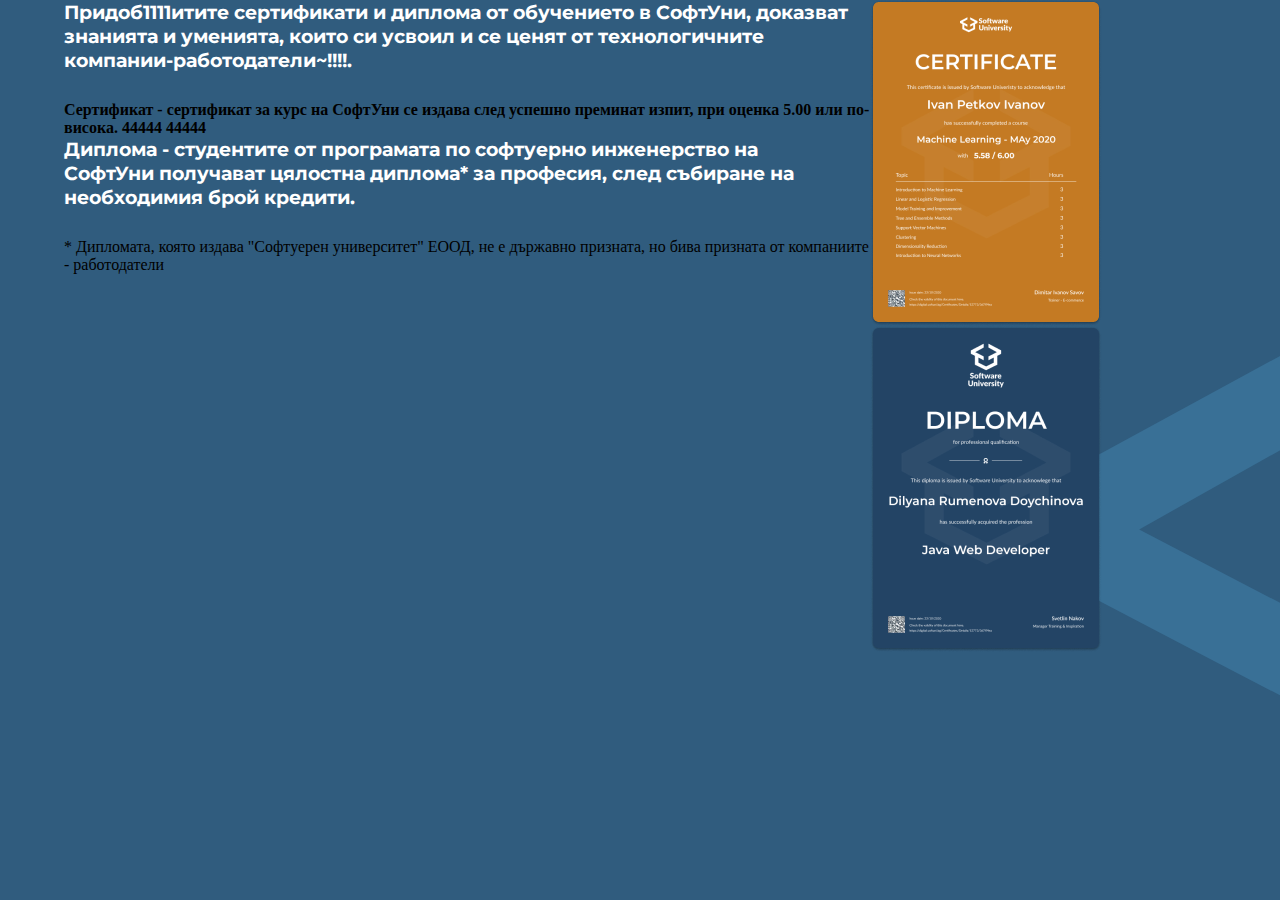
<file: HTML & CSS Exam - 05 July 2020/01. Diploma-and-Certificates/index.html>
<html lang="en">

<head>
    <meta charset="UTF-8">
    <meta name="viewport" content="width=device-width, initial-scale=1.0">
    <link rel="stylesheet" href="styles.css">
    <title>Document</title>
</head>

<body>

    <main>
        <section class="site-content">
            <h3>

                Придоб1111итите сертификати и диплома от обучението в СофтУни, доказват знанията и уменията, които си усвоил
                и се ценят от технологичните компании-работодатели~!!!!.

            </h3>

            <h4>

                Сертификат - сертификат за курс на СофтУни се издава след успешно преминат изпит, при оценка 5.00 или
                по-висока.
44444
44444
            </h4>
            <h3>
                Диплома - студентите от програмата по софтуерно инженерство на СофтУни получават цялостна диплома* за
                професия, след събиране на необходимия брой кредити.

            </h3>
            <div>
                * Дипломата, която издава "Софтуерен университет" ЕООД, не е държавно призната, но бива призната от
                компаниите - работодатели
            </div>

        </section>
    </main>
    <aside class="side">
        <section>
            <img src="images/certificate.png" alt="">
            <img src="images/diploma.png" alt="">
        </section>
    </aside>
</body>

</html>
</file>
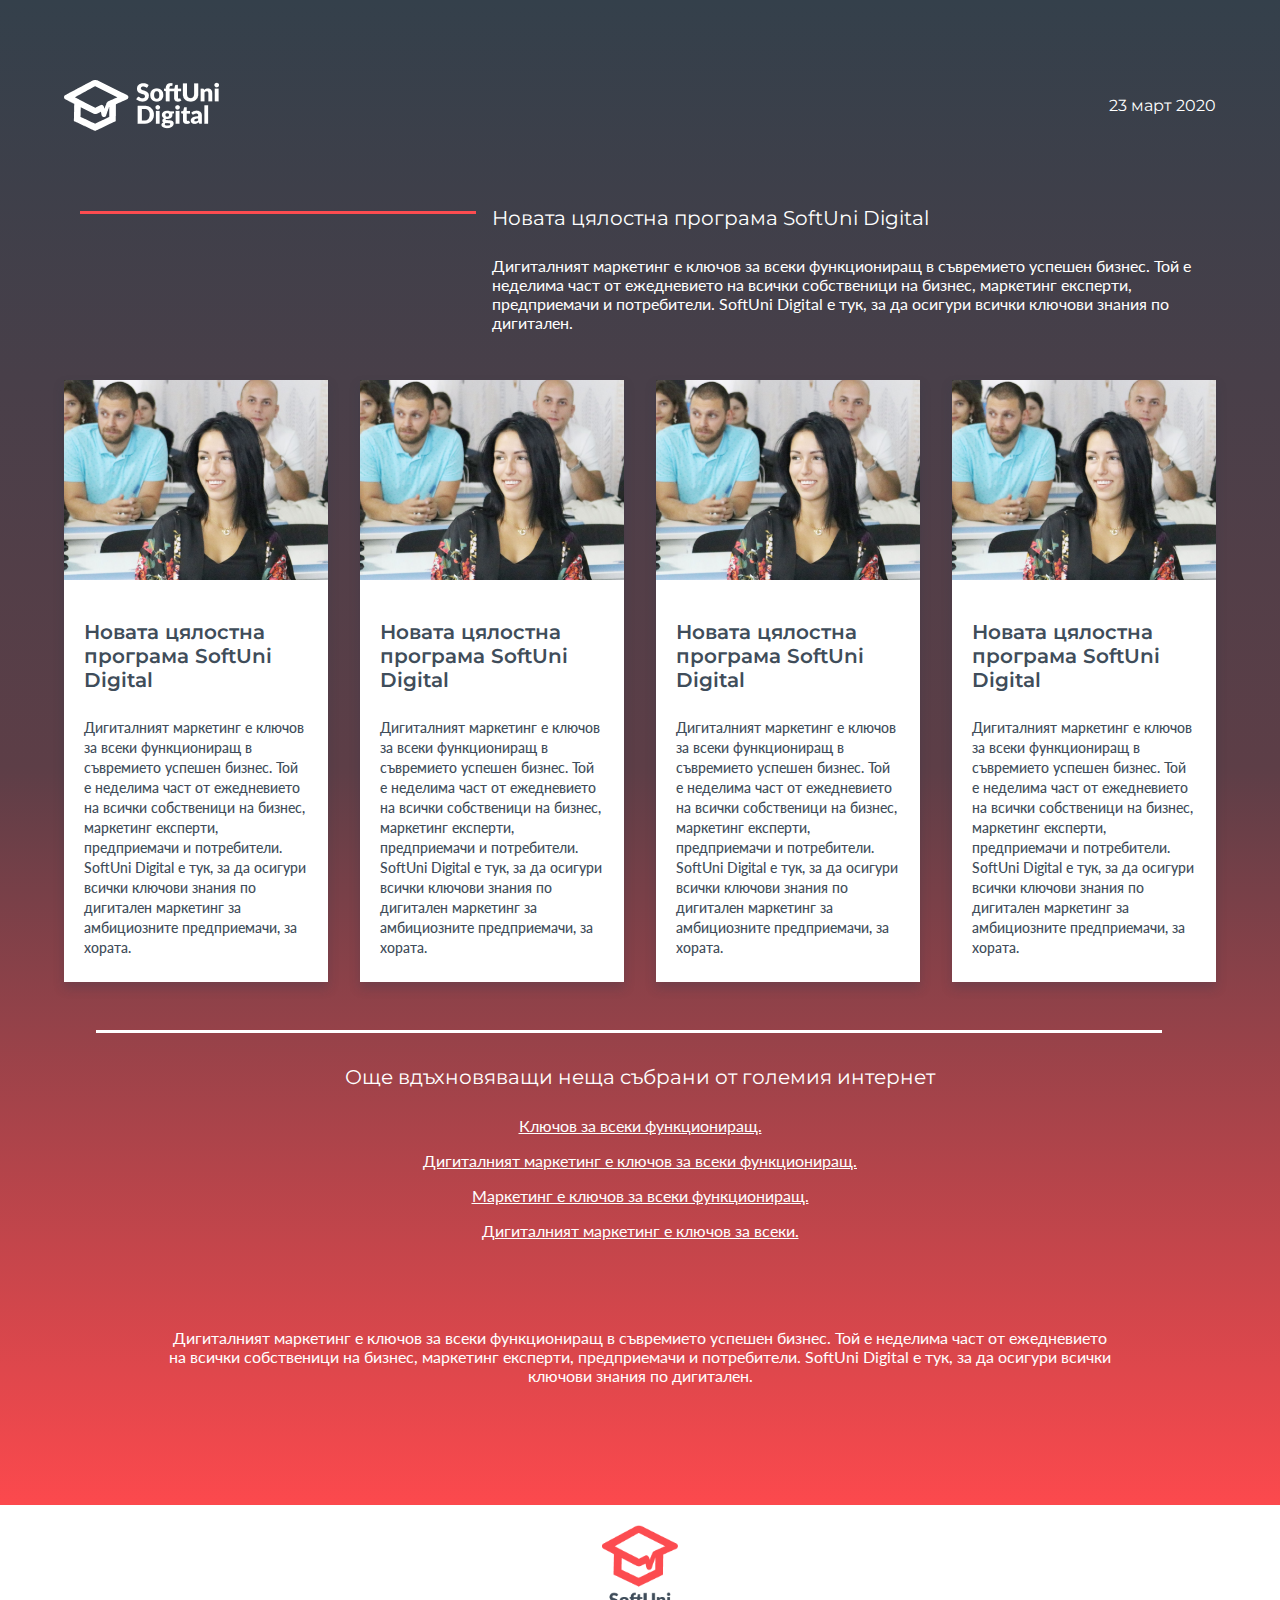
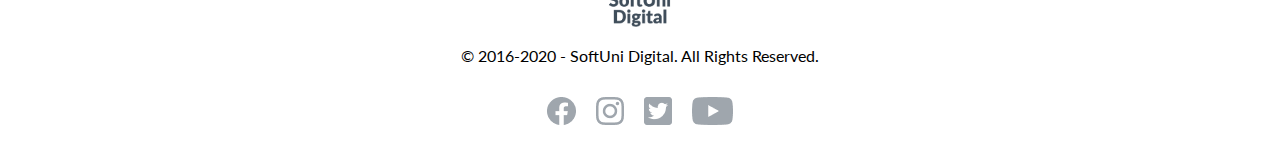
<file: HTML & CSS Exam - 05 July 2020/02. Digital-Newsletter/index.html>
<!DOCTYPE html>
<html lang="en">

<head>
    <meta charset="UTF-8">
    <meta name="viewport" content="width=device-width, initial-scale=1.0">
    <title>SoftUni Digital Newsletter</title>
    <link href="https://fonts.googleapis.com/css2?family=Montserrat&display=swap" rel="stylesheet">
    <link href="https://fonts.googleapis.com/css2?family=Lato&display=swap" rel="stylesheet">
    <link rel="stylesheet" href="styles.css">
    <link rel="stylesheet" href="responsive.css">
</head>

<body>
    <main>
        <header>
            <img class="logo" src="images/logo.png" alt="logo" />
            <span class="date">
                23 март 2020
            </span>
        </header>
        <section class="newsletter-intro">
            <hr>
            <article>
                <h4>
                    Новата цялостна програма SoftUni Digital
                </h4>
                <p>
                    Дигиталният маркетинг е ключов за всеки функциониращ в съвремието успешен бизнес. Той е неделима
                    част от ежедневието на всички собственици на бизнес, маркетинг експерти, предприемачи и потребители.
                    SoftUni Digital е тук, за да осигури всички ключови знания по дигитален.
                </p>
            </article>
        </section>
        <section class="newsletter-boxes">
            <article class="newsletter-box">
                <img src="images/newsletter-img-1.png" />
                <div class="newsletter-box-content">
                    <h4>
                        Новата цялостна програма SoftUni Digital
                    </h4>
                    <p> Дигиталният маркетинг е ключов за всеки функциониращ в съвремието успешен бизнес. Той е неделима
                        част от ежедневието на всички собственици на бизнес, маркетинг експерти, предприемачи и
                        потребители. SoftUni Digital е тук, за да осигури всички ключови знания по дигитален маркетинг
                        за амбициозните предприемачи, за хората.</p>
                </div>
            </article>
            <article class="newsletter-box">
                <img src="images/newsletter-img-2.png" />
                <div class="newsletter-box-content">
                    <h4>
                        Новата цялостна програма SoftUni Digital
                    </h4>
                    <p> Дигиталният маркетинг е ключов за всеки функциониращ в съвремието успешен бизнес. Той е неделима
                        част от ежедневието на всички собственици на бизнес, маркетинг експерти, предприемачи и
                        потребители. SoftUni Digital е тук, за да осигури всички ключови знания по дигитален маркетинг
                        за амбициозните предприемачи, за хората.</p>
                </div>
            </article>
            <article class="newsletter-box">
                <img src="images/newsletter-img-3.png" />
                <div class="newsletter-box-content">
                    <h4>
                        Новата цялостна програма SoftUni Digital
                    </h4>
                    <p> Дигиталният маркетинг е ключов за всеки функциониращ в съвремието успешен бизнес. Той е неделима
                        част от ежедневието на всички собственици на бизнес, маркетинг експерти, предприемачи и
                        потребители. SoftUni Digital е тук, за да осигури всички ключови знания по дигитален маркетинг
                        за амбициозните предприемачи, за хората.</p>
                </div>
            </article>
            <article class="newsletter-box">
                <img src="images/newsletter-img-4.png" />
                <div class="newsletter-box-content">
                    <h4>
                        Новата цялостна програма SoftUni Digital
                    </h4>
                    <p> Дигиталният маркетинг е ключов за всеки функциониращ в съвремието успешен бизнес. Той е неделима
                        част от ежедневието на всички собственици на бизнес, маркетинг експерти, предприемачи и
                        потребители. SoftUni Digital е тук, за да осигури всички ключови знания по дигитален маркетинг
                        за амбициозните предприемачи, за хората.</p>
                </div>
            </article>
        </section>

        <section class="newsletter-bottom">
            <hr>
            <article>
                <h4>
                    Още вдъхновяващи неща събрани от големия интернет </h4>
            </article>
        </section>
        <section class="newsletter-bottom-content">
            <div class="newsletter-bottom-content-links">
                <a href="#">Ключов за всеки функциониращ.</a>
                <a href="#">Дигиталният маркетинг е ключов за всеки функциониращ.</a>
                <a href="#">Маркетинг е ключов за всеки функциониращ.</a>
                <a href="#">Дигиталният маркетинг е ключов за всеки.</a>

            </div>
            <p>
                Дигиталният маркетинг е ключов за всеки функциониращ в съвремието успешен бизнес. Той е неделима
                част от ежедневието на всички собственици на бизнес, маркетинг експерти, предприемачи и потребители.
                SoftUni Digital е тук, за да осигури всички ключови знания по дигитален.
            </p>
        </section>
    </main>
    <footer>
        <img class="bottom-logo" src="images/bottom-logo.png">
        <p>© 2016-2020 - SoftUni Digital. All Rights Reserved.</p>
        <article class="social-icons-wrapper">
            <a href="#"><img src="./images/facebook.png" /></a>
            <a href="#"><img src="./images/instagram.png" /></a>
            <a href="#"><img src="./images/twitter.png" /></a>
            <a href="#"><img src="./images/youtube.png" /></a>
        </article>
    </footer>
</body>

</html>
</file>
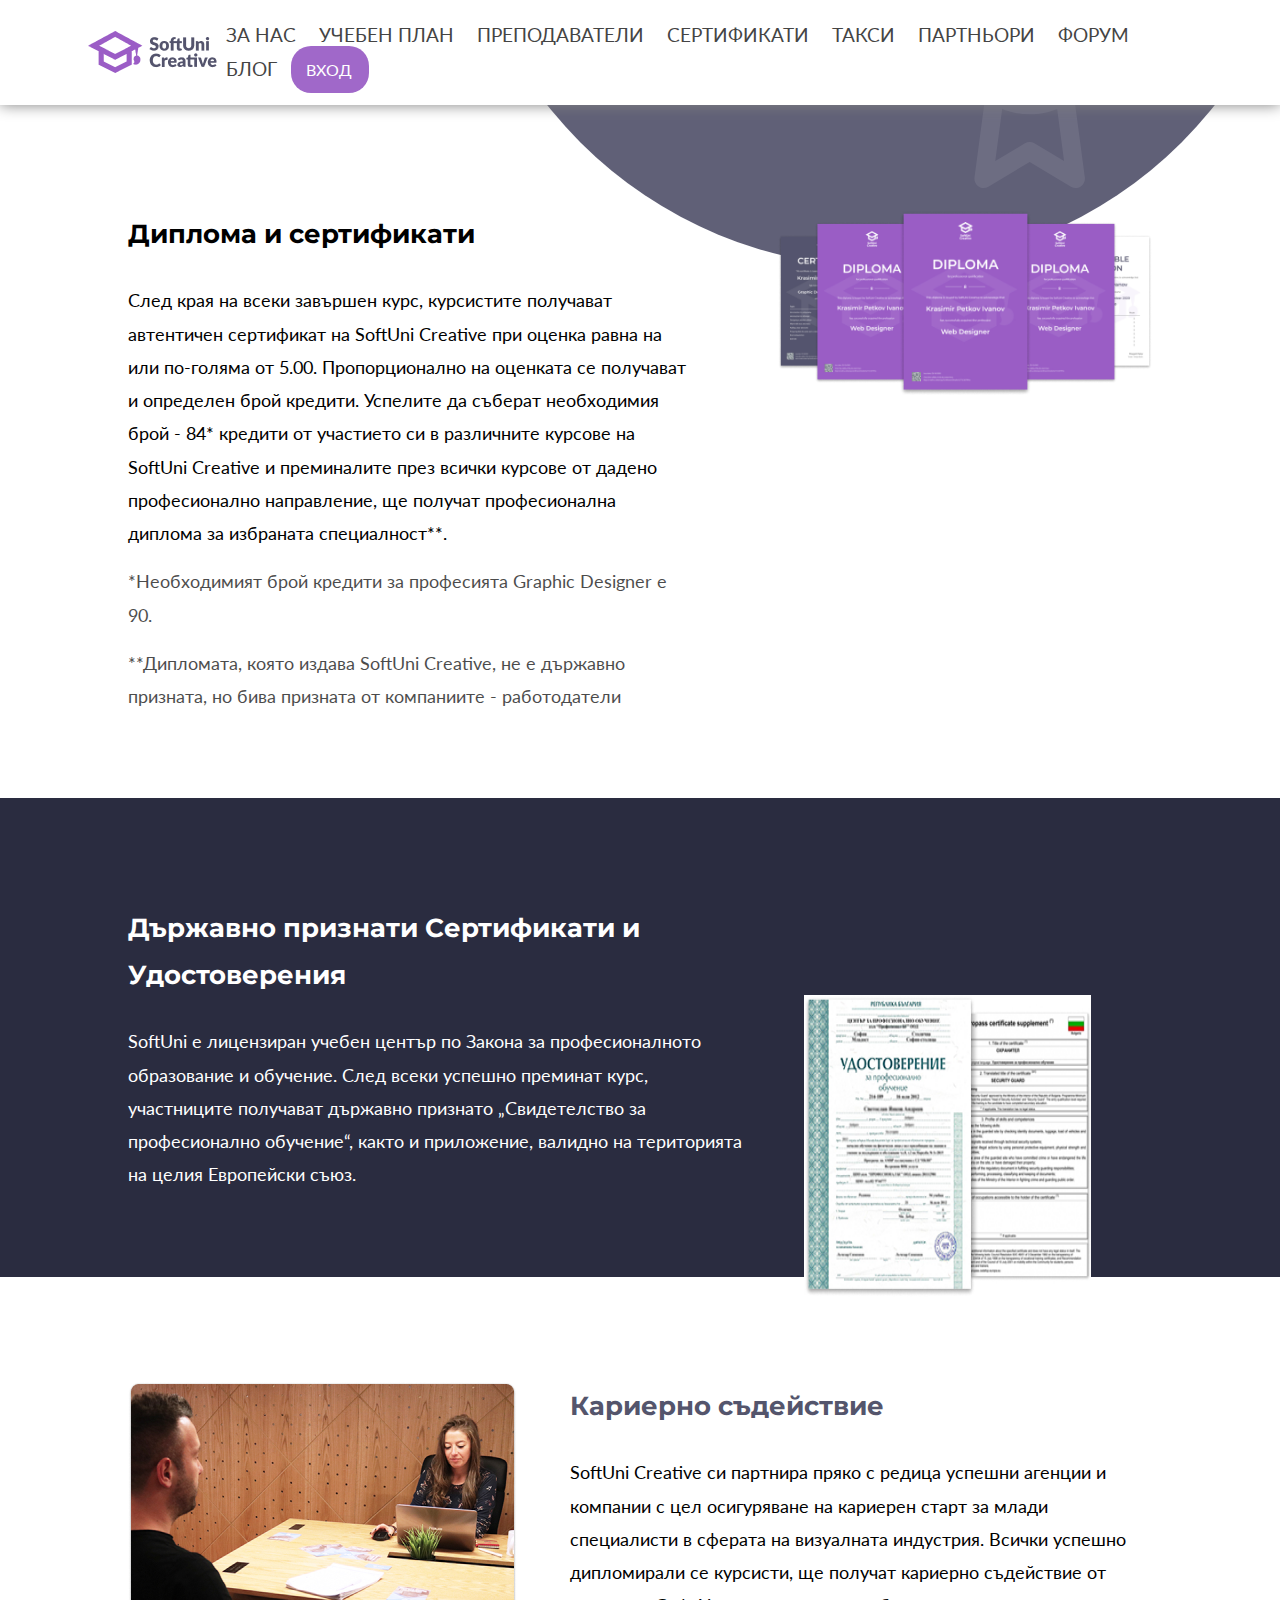
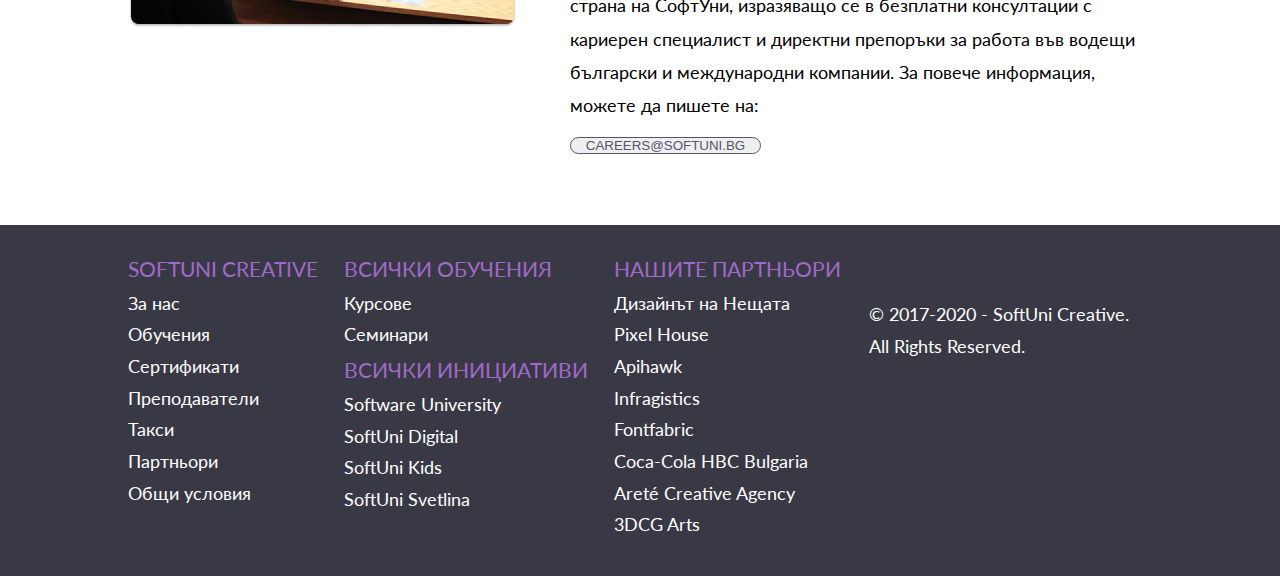
<file: HTML & CSS Exam - 05 July 2020/03. Certificates-Landing-Page/index.html>
<html lang="en">
  <head>
    <meta charset="UTF-8" />
    <meta name="viewport" content="width=device-width, initial-scale=1.0" />
    <link rel="stylesheet" href="style.css" />
    <link rel="stylesheet" href="https://use.fontawesome.com/releases/v5.5.0/css/all.css" integrity="sha384-B4dIYHKNBt8Bc12p+WXckhzcICo0wtJAoU8YZTY5qE0Id1GSseTk6S+L3BlXeVIU" crossorigin="anonymous">
    <title>Document</title>
  </head>

  <body>
    <header class="site-header">
      <span class="site-logo">
        <img src="./images/logo.png" alt="" />
      </span>
      <nav class="site-nav">
        <ul>
          <li><a href="#">ЗА НАС</a></li>
          <li><a href="#">УЧЕБЕН ПЛАН</a></li>
          <li><a href="#">ПРЕПОДАВАТЕЛИ</a></li>
          <li><a href="#">СЕРТИФИКАТИ</a></li>
          <li><a href="#">ТАКСИ</a></li>
          <li><a href="#">ПАРТНЬОРИ</a></li>
          <li><a href="#">ФОРУМ</a></li>
          <li><a href="#">БЛОГ</a></li>
          <li><a href="#">ВХОД</a></li>
        </ul>
      </nav>
    </header>
    <main class="site-main">
      <section class="diplomas-certificates">
        <div class="first-container">
          <div class="content-container">
            <h3>Диплома и сертификати</h3>
            <p>
              След края на всеки завършен курс, курсистите получават автентичен
              сертификат на SoftUni Creative при оценка равна на или по-голяма
              от 5.00. Пропорционално на оценката се получават и определен брой
              кредити. Успелите да съберaт необходимия брой - 84* кредити от
              участието си в различните курсове на SoftUni Creative и
              преминалите през всички курсове от дадено професионално
              направление, ще получат професионалнa диплома за избраната
              специалност**.
            </p>
            <p>
              *Необходимият брой кредити за професията Graphic Designer е 90.
            </p>
            <p>
              **Дипломата, която издава SoftUni Creative, не е държавно
              призната, но бива призната от компаниите - работодатели
            </p>
          </div>
          <div class="image-container">
            <img src="images/diplomas.png" alt="" />
          </div>
        </div>
      </section>
      <section class="state-approved">
        <div class="second-container">
          <div class="content">
            <h3>Държавно признати Сертификати и Удостоверения</h3>
            <p>
              SoftUni е лицензиран учебен център по Закона за професионалното
              образование и обучение. След всеки успешно преминат курс,
              участниците получават държавно признато „Свидетелство за
              професионално обучение“, както и приложение, валидно на
              територията на целия Европейски съюз.
            </p>
          </div>
          <div class="image">
            <img src="images/cpe.jpg" alt="" />
          </div>
        </div>
      </section>
      <section class="carrier-support">
        <div class="third-container">
          <section class="image-wrapper">
            <img src="./images/career-center.png" alt="" />
          </section>
          <section class="content">
            <h3>Кариерно съдействие</h3>
            <p>
              SoftUni Creative си партнира пряко с редица успешни агенции и
              компании с цел осигуряване на кариерен старт за млади специалисти
              в сферата на визуалната индустрия. Всички успешно дипломирали се
              курсисти, ще получат кариерно съдействие от страна на СофтУни,
              изразяващо се в безплатни консултации с кариерен специалист и
              директни препоръки за работа във водещи български и международни
              компании. За повече информация, можете да пишете на:
            </p>
            <button><span>CAREERS@SOFTUNI.BG</span></button>
          </section>
        </div>
      </section>
    </main>

    <footer class="site-footer">
      <section class="container">
        <ul class="list-container">
          <!-- <div class="footer-nav"> -->
          <li>
            <span>SOFTUNI CREATIVE</span>
            <ul>
              <li><a href="#">За нас</a></li>
              <li><a href="#">Обучения</a></li>
              <li><a href="#">Сертификати</a></li>
              <li><a href="#">Преподаватели</a></li>
              <li><a href="#">Такси</a></li>
              <li><a href="#">Партньори</a></li>
              <li><a href="#">Общи условия</a></li>
            </ul>
          </li>
          <li>
            <span>ВСИЧКИ ОБУЧЕНИЯ</span>
            <ul>
              <li><a href="#">Курсове</a></li>
              <li><a href="#">Семинари</a></li>
            </ul>
          <!-- </li>
          <li> -->
            <ul>
              <span>ВСИЧКИ ИНИЦИАТИВИ</span>

              <li><a href="#">Software University</a></li>
              <li><a href="#">SoftUni Digital</a></li>
              <li><a href="#">SoftUni Kids</a></li>
              <li><a href="#">SoftUni Svetlina</a></li>
            </ul>
          </li>
          <li>
            <ul>
              <span>НАШИТЕ ПАРТНЬОРИ</span>
              <li><a href="#">Дизайнът на Нещата</a></li>
              <li><a href="#">Pixel House</a></li>
              <li><a href="#">Apihawk</a></li>
              <li><a href="#">Infragistics</a></li>
              <li><a href="#">Fontfabric</a></li>
              <li><a href="#">Coca-Cola HBC Bulgaria</a></li>
              <li><a href="#">Areté Creative Agency</a></li>
              <li><a href="#">3DCG Arts</a></li>
            </ul>
          </li>
          <li>
          <!-- </div> -->
            <ul class="icons">
              <li><a href="#"><i class="fab fa-facebook-f"></i></a></li>
              <li><a href="#"><i class="fab fa-twitter"></i></a></li>
              <li><a href="#"><i class="fab fa-google-plus-g"></i></a></li>
              <li><a href="#"><i class="fab fa-youtube"></i></a></li>
              <li><a href="#"><i class="fab fa-instagram"></i></a></li>
            </ul>
                <div class="rights">
                  © 2017-2020 - SoftUni Creative.<br/> All Rights Reserved.
                </div>
          </li>
        </ul>
      </section>
    </footer>
  </body>
</html>
</file>
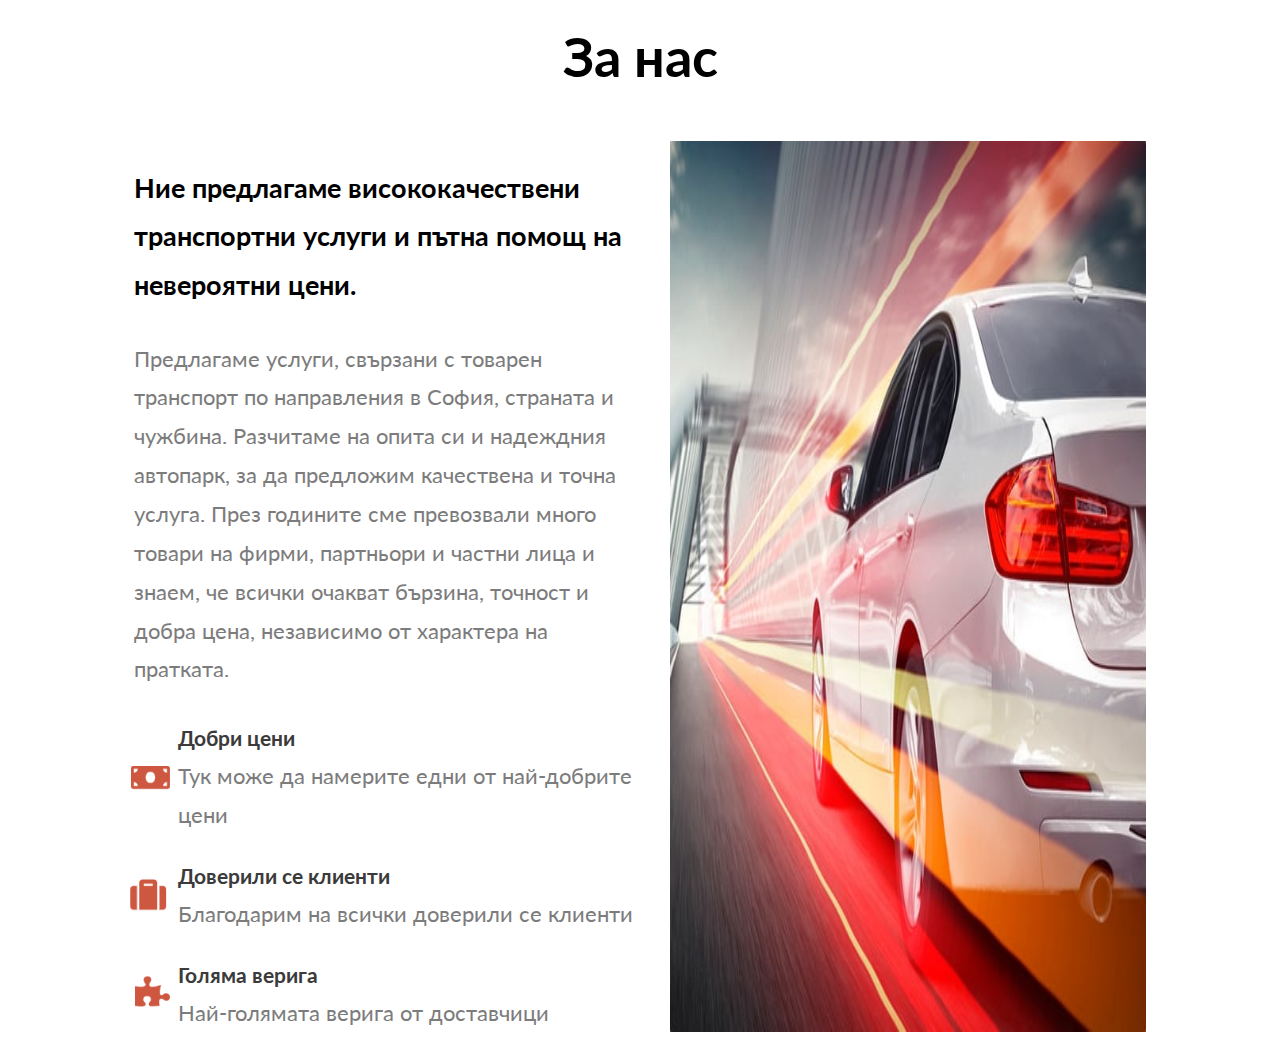
<file: HTML & CSS Exam - 28 March 2020/01. Car Dealers/index.html>
<html lang="en">
  <head>
    <meta charset="UTF-8" />
    <meta name="viewport" content="width=device-width, initial-scale=1.0" />
    <link rel="stylesheet" href="style.css" />
    <title>Document</title>
  </head>
  <body>
    <section class="main">
      <h1>За нас</h1>
      <div class="content-grid">
        <section class="left">
          <h2>
            Ние предлагаме висококачествени транспортни услуги и пътна помощ на
            невероятни цени.
          </h2>
          <p>
            Предлагаме услуги, свързани с товарен транспорт по направления в
            София, страната и чужбина. Разчитаме на опита си и надеждния
            автопарк, за да предложим качествена и точна услуга. През годините
            сме превозвали много товари на фирми, партньори и частни лица и
            знаем, че всички очакват бързина, точност и добра цена, независимо
            от характера на пратката.
          </p>

          <div class="icon-bar">
            <div>
              <img src="images/1.png" alt="" />
              <div>
                <h3>Добри цени</h3>
                <p>Тук може да намерите едни от най-добрите цени</p>
              </div>
            </div>
            <div>
              <img src="images/2.png" alt="" />
              <div><h3>Доверили се клиенти</h3>
              <p>Благодарим на всички доверили се клиенти</p>
              </div></div>
            <div>
              <img src="images/3.png" alt="" />
              <div><h3>Голяма верига</h3>
              <p>Най-голямата верига от доставчици</p></div>
            </div>
          </div>
        </section>
        <section class="right">
          <img src="images/about-bg.jpg" alt="" />
        </section>
      </div>
    </section>
  </body>
</html>
</file>
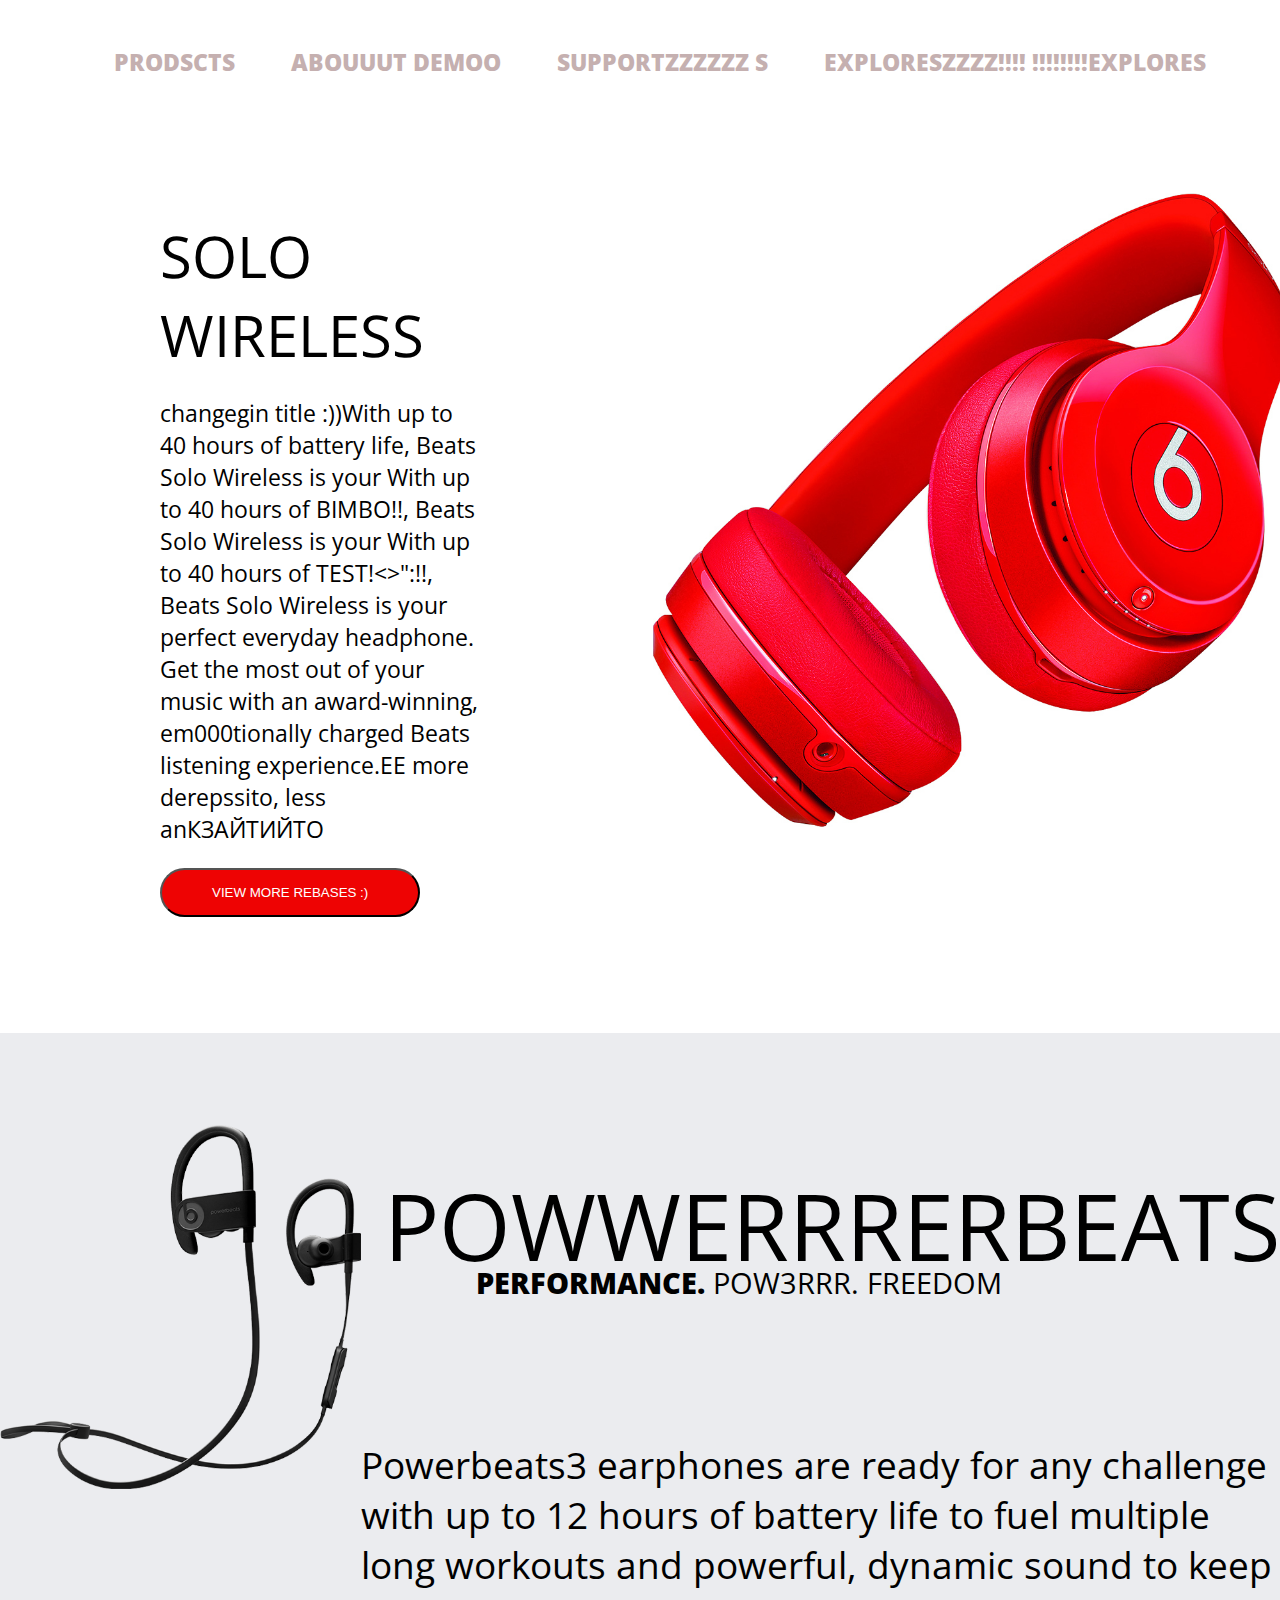
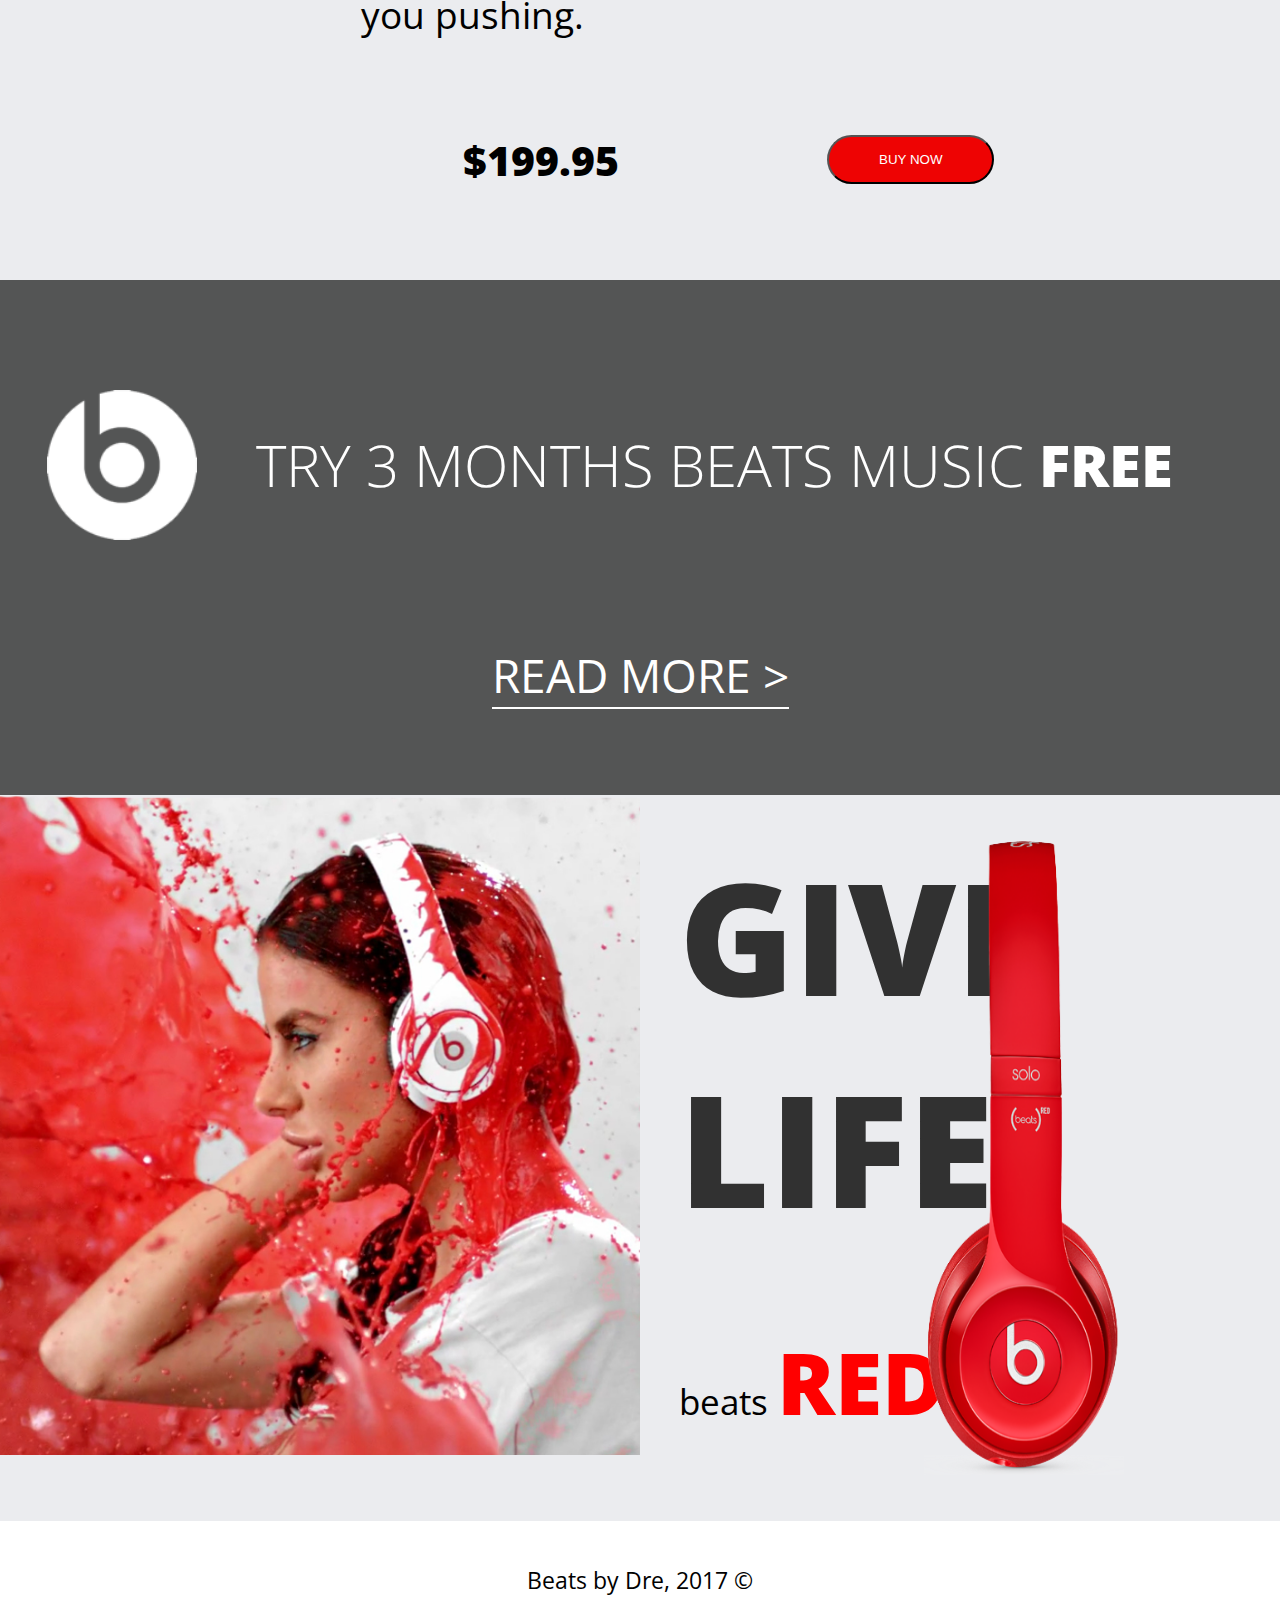
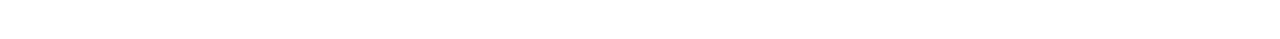
<file: HTML & CSS Exam - 28 March 2020/02. Beats/index.html>
<html lang="en">
  <head>
    <meta charset="UTF-8" />
    <meta name="viewport" content="width=device-width, initial-scale=1.0" />
    <link rel="stylesheet" href="styles.css" />
    <title>Document</title>
  </head>
  <body>
    <section class="site-layout">
      <header class="site-header">
        <nav class="site-nav">
          <ul>
            <li>
              <span class="bold uppercase"><a href="#">PRODScts</a></span>
            </li>
            <li>
              <span class="bold uppercase"><a href="#">aboUUUt DEMOO</a></span>
            </li>
            <li>
              <span class="bold uppercase"><a href="#">supportzzzzZZ  s</a></span>
            </li>
            <li>
              <span class="bold uppercase"><a href="#">exploreszzzz!!!!</a></span>
              <span class="bold uppercase"><a href="#">!!!!!!!!explores</a></span>
            </li>
          </ul>
        </nav>
        <div class="header-content">
          <div class="left">
            <div class="inner">
              <p><span class="uppercase">solo wireless</span></p>
              <p>
                changegin title :))With up to 40 hours of battery life, Beats Solo Wireless is your
                With up to 40 hours of BIMBO!!, Beats Solo Wireless is your
                With up to 40 hours of TEST!<>":!!, Beats Solo Wireless is your
                perfect everyday headphone. Get the most out of your music with
                an award-winning, em000tionally charged Beats listening
                experience.EE
                more derepssito, less anКЗАЙТИЙТО
                </p>
              <button class="round">
                <span class="uppercase">view more rebases :)</span>
              </button>
            </div>
          </div>
          <div class="right">
            <img src="./images/beats-landing-main.jpg" alt="" />
          </div>
        </div>
      </header>
      <main class="site-main">
        <div class="image"></div>
        <div class="main-content">
          <div class="right">
            <div class="inner">
              <div class="powerbeats">
                <p><span class="uppercase">powWERRRerbeats</span></p>
                <p>
                  <span class="uppercase"
                    ><span class="bold">performance.</span> POw3RRR. freedom</span
                  >
                </p>
              </div>
              <p>
                Powerbeats3 earphones are ready for any challenge with up to 12
                hours of battery life to fuel multiple long workouts and
                powerful, dynamic sound to keep you pushing.
              </p>

              <div class="price-button">
                <span class="price"> $199.95 </span>
                <button class="round">
                  <span class="uppercase">buy now</span>
                </button>
              </div>
            </div>
          </div>
          <div class="left">
            <div class="inner">
              <img src="images/powerbeats.png" alt="" />
            </div>
          </div>
        </div>
        <div class="read-more">
          <p>
            <img src="images/beats-logo-small-white.png" alt="" />
            <span class="uppercase"
              >try 3 months beats music <span class="bold">free</span></span
            >
          </p>
          <a href="#"> <span class="uppercase">read more</span> > </a>
        </div>
        <div class="give-life">
          <div class="left">
            <img src="images/beats-girl.png" alt="" />
          </div>
          <div class="right">
            <img src="images/beats-red.png" alt="" />
            <div class="right-text">
              <p>
                <span class="uppercase">give life</span>
              </p>
              <p>beats <span class="uppercase red bold">red</span></p>
            </div>
          </div>
        </div>
      </main>
      <footer><p>Beats by Dre, 2017 ©</p></footer>
    </section>
  </body>
</html>
</file>
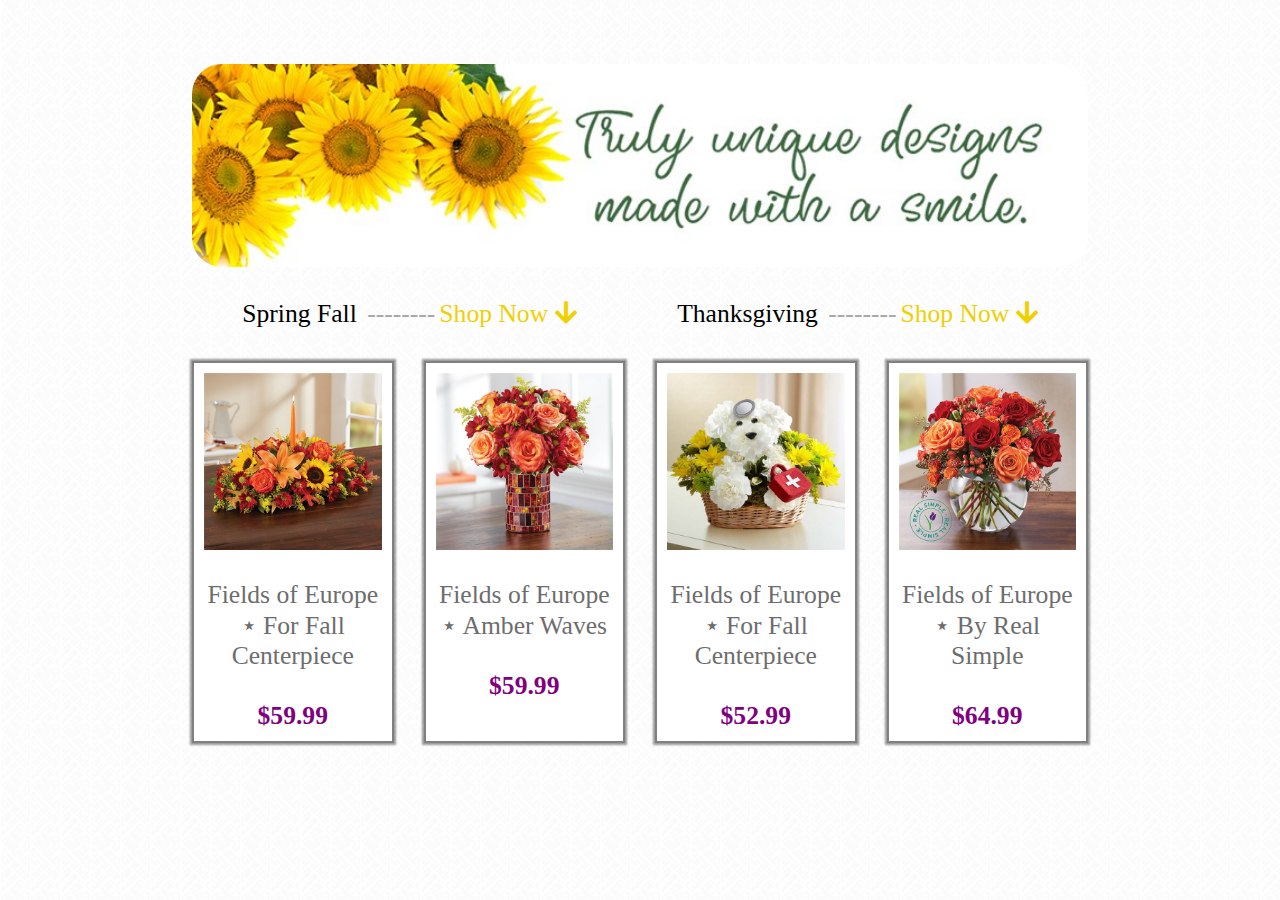
<file: Web Fundamentals Retake Exam - 10 January 2019/01_Spring/index.html>
<html lang="en">
  <head>
    <meta charset="UTF-8" />
    <meta name="viewport" content="width=device-width, initial-scale=1.0" />
    <link rel="stylesheet" href="styles.css" />
    <title>Document</title>
  </head>
  <body>
    <section class="main-content">
      <div class="image-wrapper">
        <!-- <img src="images/background.png" alt=""> -->
        <img src="images/cover.jpg" alt="" />
      </div>
      <div class="content">
        <div class="title">
          <p class="header">
            Spring Fall
            <span class="primary">Shop Now <i class="fas fa-arrow-down"></i></span>
          </p>
          <p class="header">
            Thanksgiving
            <span class="primary">Shop Now <i class="fas fa-arrow-down"></i></span>
          </p>
        </div>

        <div class="inner">
          <article class="content-wrapper">
            <img src="images/1.jpg" alt="" />
            <p class="description">Fields of Europe ⋆ For Fall Centerpiece</p>
            <span class="price"> $59.99 </span>
          </article>
          <article class="content-wrapper">
            <img src="images/2.jpg" alt="" />
            <p class="description">Fields of Europe ⋆ Amber Waves</p>
            <span class="price">$59.99 </span>
          </article>
          <article class="content-wrapper">
            <img src="images/3.jpg" alt="" />
            <p class="description">Fields of Europe ⋆ For Fall Centerpiece</p>
            <span class="price"> $52.99</span>
          </article>
          <article class="content-wrapper">
            <img src="images/4.jpg" alt="" />
            <p class="description">Fields of Europe ⋆ By Real Simple</p>
            <span class="price">$64.99</span>
          </article>
        </div>
      </div>
    </section>
  </body>
</html>
</file>
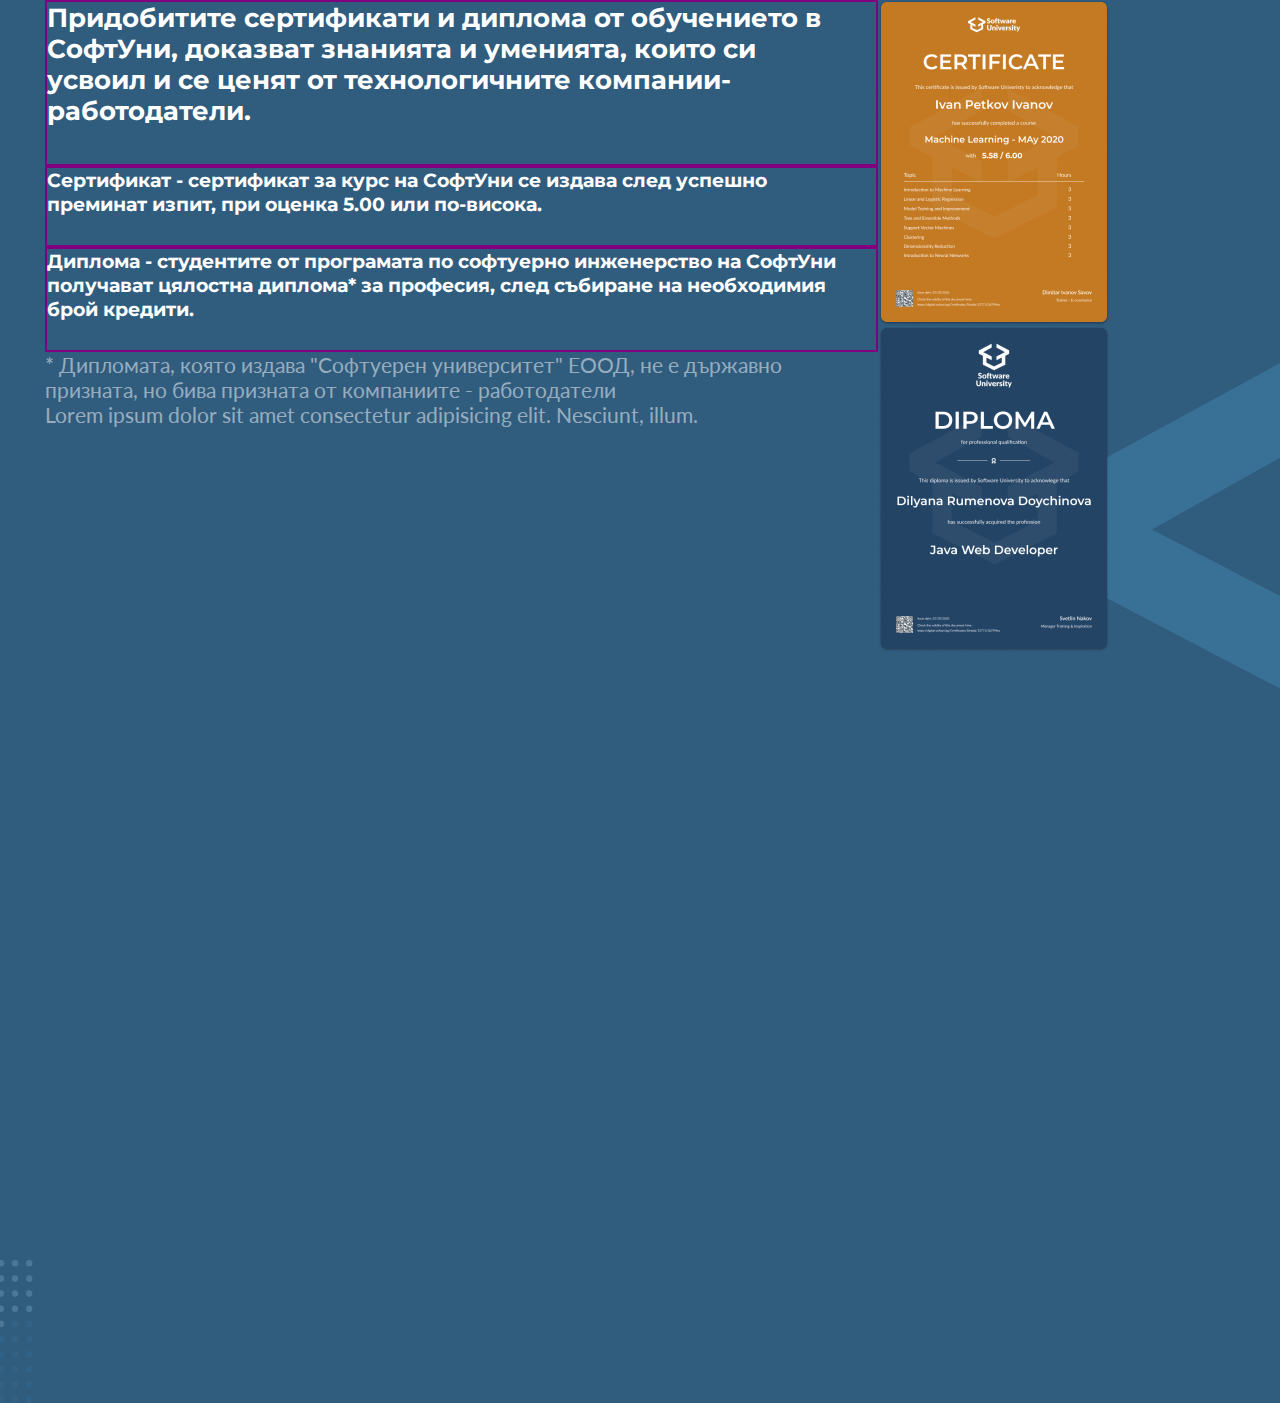
<file: html-css-exams-master/HTML & CSS Exam - 05 July 2020/01. Diploma-and-Certificates/index.html>
<html lang="en">

<head>
    <meta charset="UTF-8">
    <meta name="viewport" content="width=device-width, initial-scale=1.0">
    <link rel="stylesheet" href="styles.css">
    <title>Document</title>
</head>

<body>

    <main>
        <section class="site-content">
            <h1>

                Придобитите сертификати и диплома от обучението в СофтУни, доказват знанията и уменията, които си усвоил
                и се ценят от технологичните компании-работодатели.

            </h1>

            <h3>

                Сертификат - сертификат за курс на СофтУни се издава след успешно преминат изпит, при оценка 5.00 или
                по-висока.

            </h3>
            <h3>
                Диплома - студентите от програмата по софтуерно инженерство на СофтУни получават цялостна диплома* за
                професия, след събиране на необходимия брой кредити.

            </h3>
            <p>
                * Дипломата, която издава "Софтуерен университет" ЕООД, не е държавно призната, но бива призната от
                компаниите - работодатели
            </p>
            <p>Lorem ipsum dolor sit amet consectetur adipisicing elit. Nesciunt, illum.</p>
        </section>
    </main>
    <aside class="side">
        <section>
            <img src="images/certificate.png" alt="">
            <img src="images/diploma.png" alt="">
        </section>
    </aside>
</body>

</html>
</file>
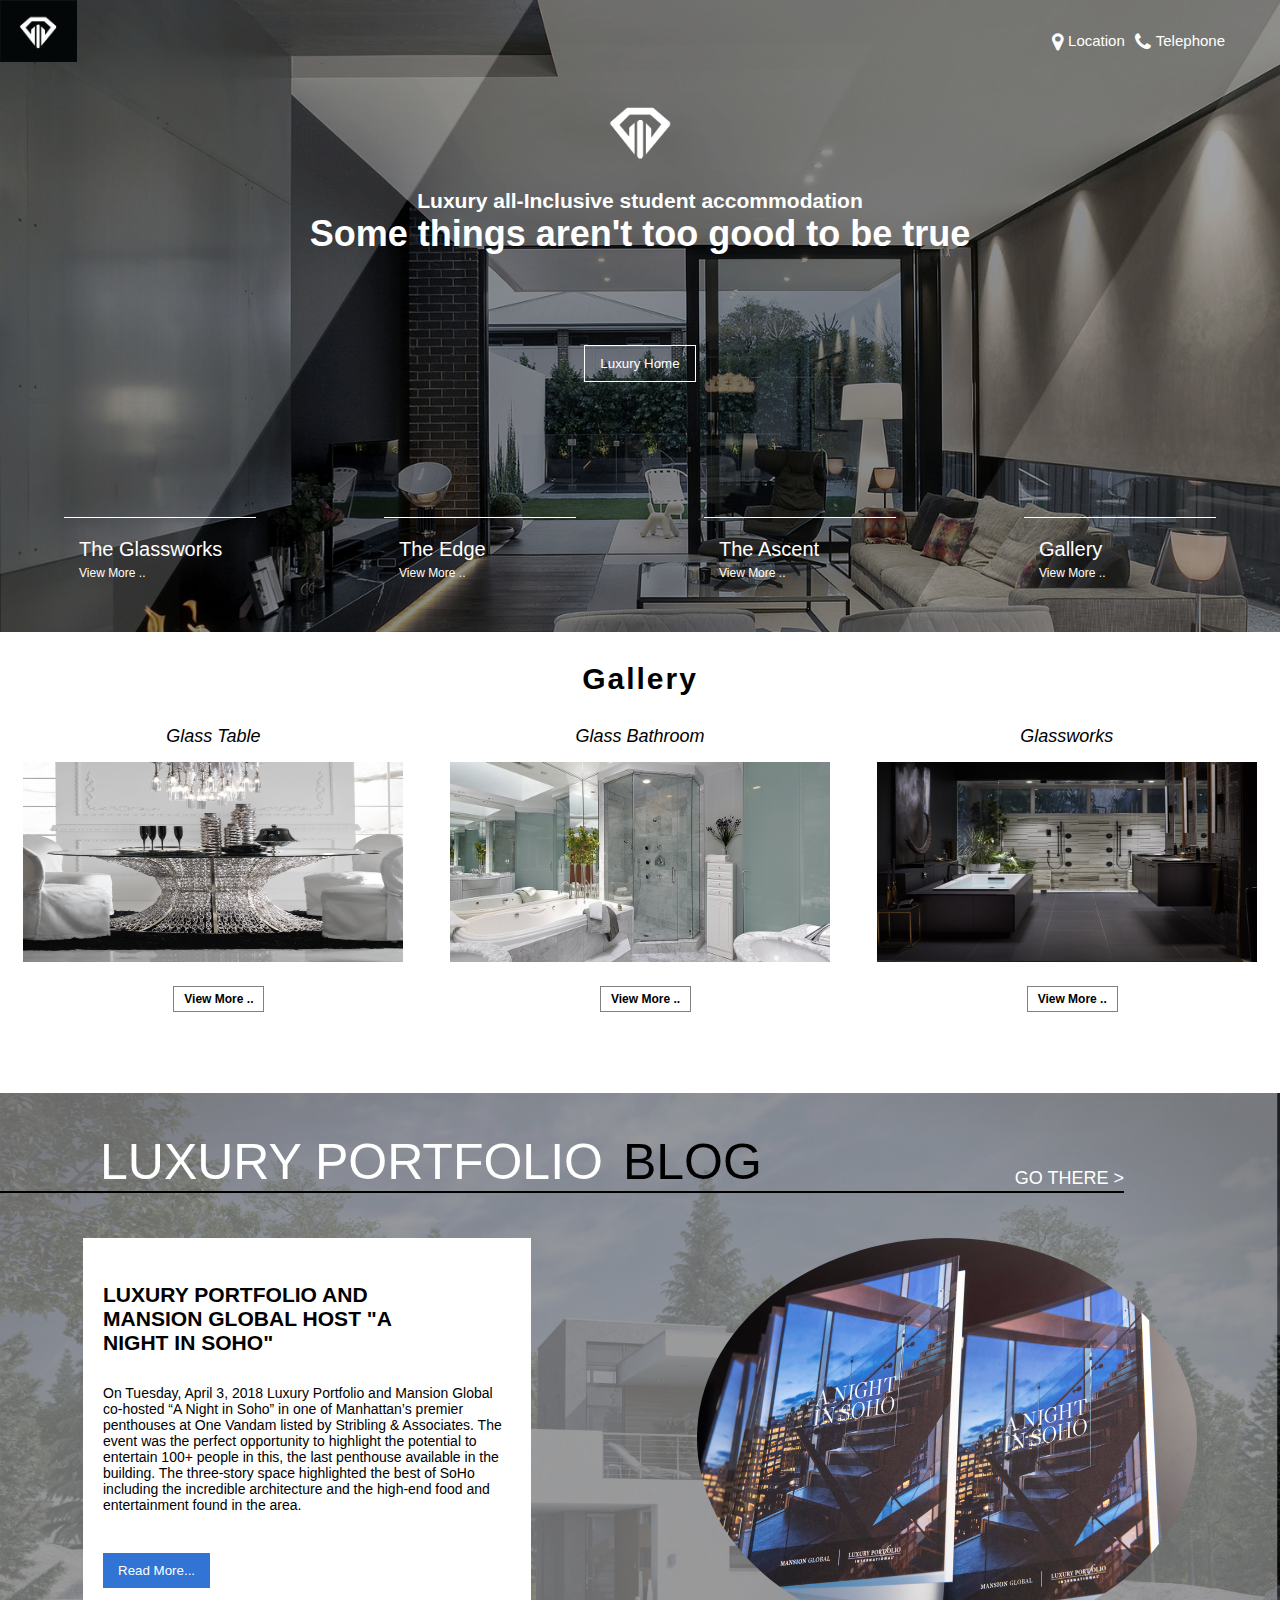
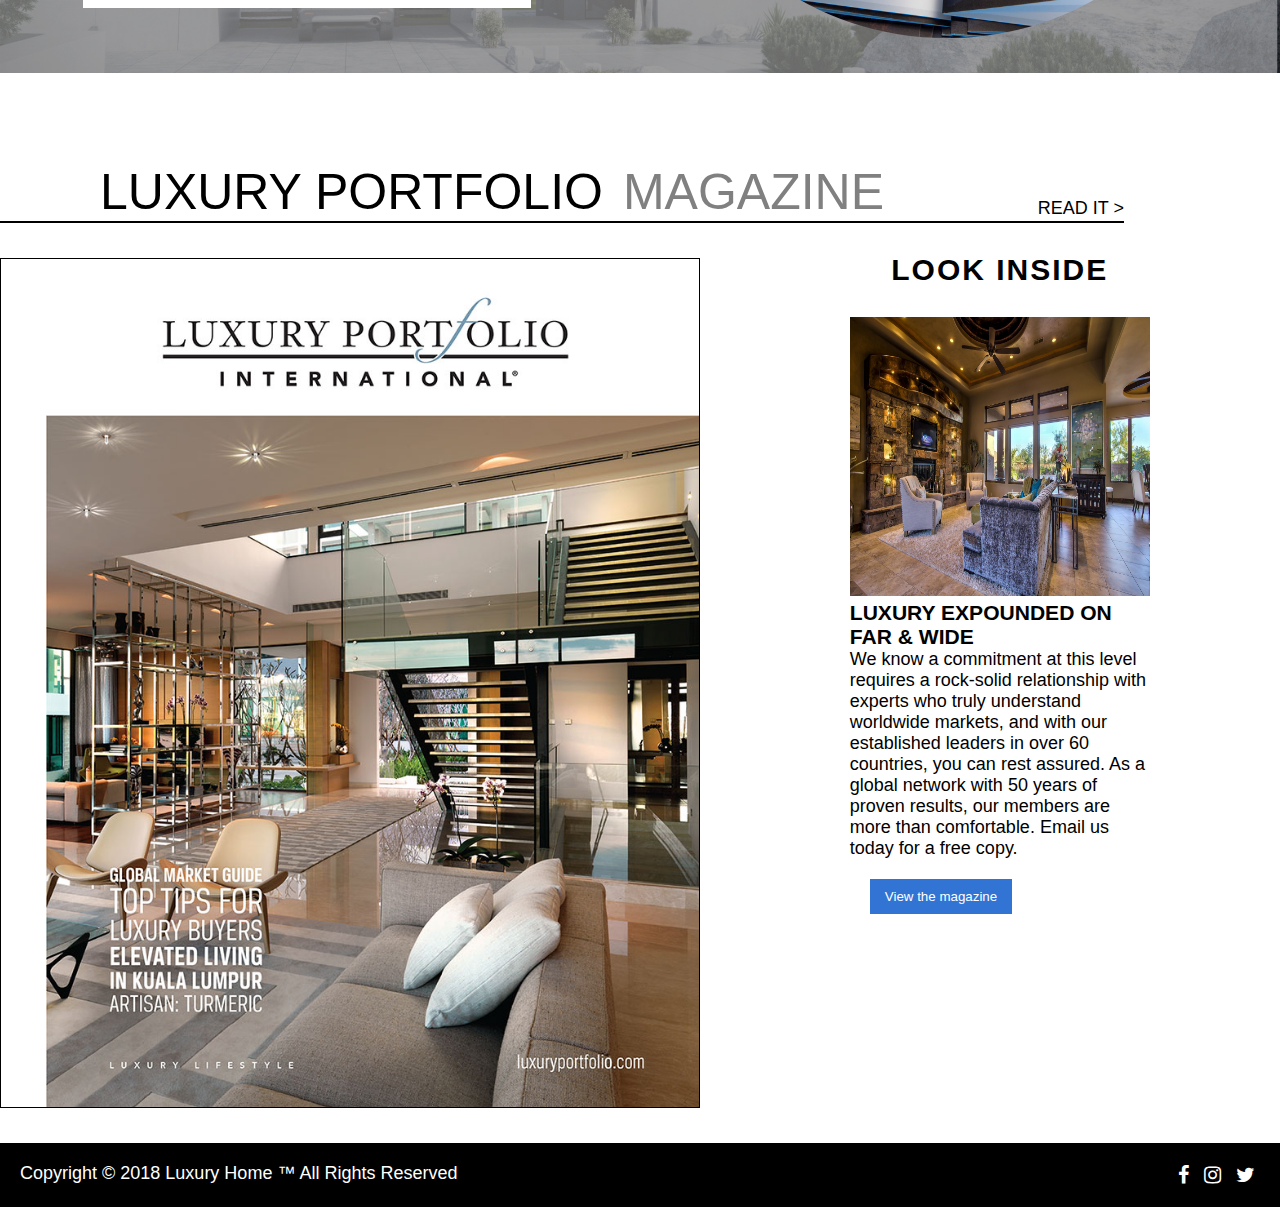
<file: HTML & CSS Exam - 28 March 2020/03. Apartment/apartment.html>
<!DOCTYPE html>
<html>

<head>
    <title>Apartment</title>
    <meta charset="utf-8" />
    <link rel="stylesheet" type="text/css" href="apartment.css">
    <link href="https://stackpath.bootstrapcdn.com/font-awesome/4.7.0/css/font-awesome.min.css" rel="stylesheet"
        integrity="sha384-wvfXpqpZZVQGK6TAh5PVlGOfQNHSoD2xbE+QkPxCAFlNEevoEH3Sl0sibVcOQVnN" crossorigin="anonymous">
</head>

<body>
    <header>
        <div class="div-header">
            <div class="div-logo">
                <img src="images/logo.jpg" alt="logo">
            </div>
            <ul>
                <i class="fa fa-map-marker" aria-hidden="true"></i>
                <li><a href="">Location</a></li>
                <i class="fa fa-phone" aria-hidden="true"></i>
                <li><a href="">Telephone</a></li>
            </ul>
        </div>
        <img class="logo-center" src="images/logo-center.png" alt="logo">
        <h3>Luxury all-Inclusive student accommodation</h3>
        <h1>Some things aren't too good to be true</h1>
        <button class="button-header">Luxury Home</button>
        <section class="options">
            <article>
                <h4>The Glassworks</h4>
                <a href="#">View More ..</a>
            </article>
            <article>
                <h4>The Edge</h4>
                <a href="#">View More ..</a>
            </article>
            <article>
                <h4>The Ascent</h4>
                <a href="#">View More ..</a>
            </article>
            <article>
                <h4>Gallery</h4>
                <a href="#">View More ..</a>
            </article>
        </section>
    </header>
    <main>
        <h2>Gallery</h2>
        <section class="gallery">
            <article>
                <p>Glass Table</p>
                <img src="images/glass-1.jpg" alt="room">
                <div>
                    <a href="#">View More ..</a>
                </div>
            </article>
            <article>
                <p>Glass Bathroom</p>
                <img src="images/glass-2.png" alt="room">
                <div>
                    <a href="#">View More ..</a>
                </div>
            </article>
            <article>
                <p>Glassworks</p>
                <img src="images/glass-3.jpg" alt="room">
                <div>
                    <a href="#">View More ..</a>
                </div>
            </article>
        </section>
        <section class="blog">
            <div class="blog-title">
                <h4>LUXURY PORTFOLIO<SPAN>BLOG</SPAN></h4>
                <a href="#">GO THERE ></a>
            </div>
            <article>
                <div id="about-blog">
                    <h3>LUXURY PORTFOLIO AND MANSION GLOBAL HOST "A NIGHT IN SOHO"</h3>
                    <p>On Tuesday, April 3, 2018 Luxury Portfolio and Mansion Global co-hosted
                        “A Night in Soho” in one of Manhattan’s premier penthouses at One Vandam
                        listed by Stribling & Associates. The event was the perfect opportunity to
                        highlight the potential to entertain 100+ people in this, the last penthouse
                        available in the building. The three-story space highlighted the best of SoHo
                        including the incredible architecture and the high-end food and entertainment
                        found in the area.</p>
                    <button>Read More...</button>
                </div>
                <img src="images/blog-pic.JPG" alt="blog-pic">
            </article>
        </section>
        <section class="magazine">
            <div class="magazine-title">
                <h4>LUXURY PORTFOLIO<SPAN>MAGAZINE</SPAN></h4>
                <a href="#">READ IT ></a>
            </div>
            <article>
                <img id="magazine-img" src="images/luxury-magazine.jpg" alt="magazine">
                <div class="magazine-info">
                    <h2>LOOK INSIDE</h2>
                    <img src="images/room-5.jpg" alt="magazine-inside">
                    <h3>LUXURY EXPOUNDED ON FAR & WIDE</h3>
                    <p>We know a commitment at this level requires a rock-solid relationship
                        with experts who truly understand worldwide markets, and with our
                        established leaders in over 60 countries, you can rest assured.
                        As a global network with 50 years of proven results, our members are
                        more than comfortable. Email us today for a free copy.</p>
                    <button>View the magazine</button>
                </div>
            </article>
        </section>
        <footer>
            <p>Copyright © 2018 Luxury Home ™ All Rights Reserved</p>
            <div class="icons">
                <a href="#"><i class="fa fa-facebook" aria-hidden="true"></i></a>
                <a href="#"><i class="fa fa-instagram" aria-hidden="true"></i></a>
                <a href="#"><i class="fa fa-twitter" aria-hidden="true"></i></a>
            </div>
        </footer>
    </main>
</body>

</html>
</file>
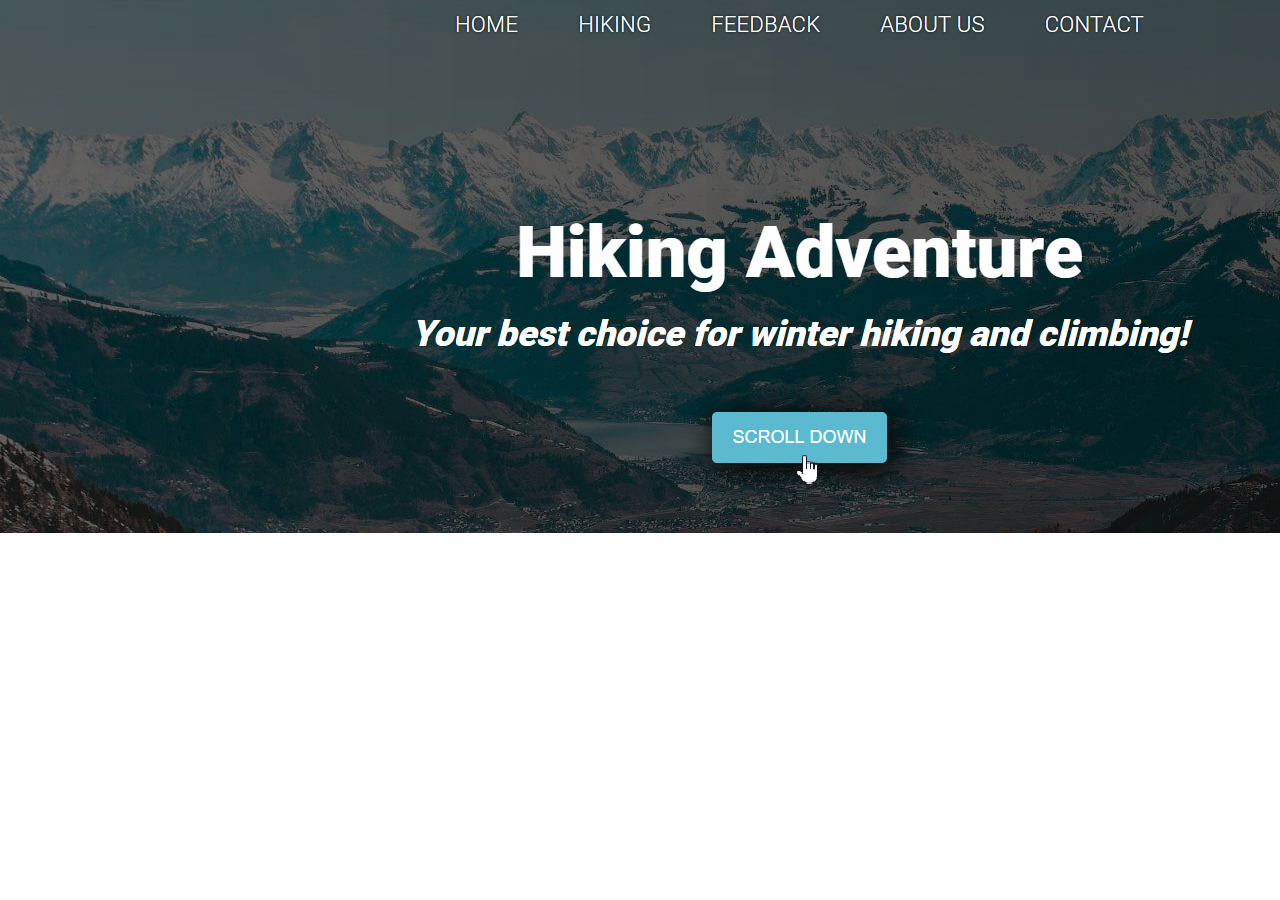
<file: Web Fundamentals Retake Exam - 10 January 2019/04_Winter/winter.html>
<html lang="en">

<head>
    <link rel="stylesheet" href="css/styles.css">
    <meta charset="UTF-8">
    <meta name="viewport" content="width=device-width, initial-scale=1.0">
    <title>WINTER IS COMING</title>
</head>

<body>
    <header id="header">
        <div class="container">
            <img src="screenshots/hover-01.png" alt="ne6to qko e">
        </div>
    </header>

</body>

</html>
</file>
<file: HTML & CSS Exam - 05 July 2020/01. Diploma-and-Certificates/styles.css>
@import url('https://fonts.googleapis.com/css2?family=Montserrat:wght@200;300;400;500;600&display=swap');
@import url('https://fonts.googleapis.com/css2?family=Lato:ital,wght@0,100;0,300;0,400;0,700;1,300;1,400&display=swap');

*, *::before, *::after {
margin:0;
padding:0;
}

html {
    background: #305C7E;
    box-sizing: border-box;
    font-size: 16px,1.5;
}

html { 
    width: 100%;
    height: 100%;
    box-sizing: inherit;
}

body {
    margin: auto;
    max-width: 90%;
    height: auto;
    position: relative;
    top:50%;
    -ms-transform: translateY(-50%);
  transform: translateY(-50%);
}

h1,h2,h3 {
    font-family: Montserrat, serif;
    color:white;
}

p {
    font-family: Lato, serif;   
}

h1 {font-size: 1.6em;}
h3 {font-size: 1.2em;}

h1,h2,h3 {
padding-bottom: 1.5em;
padding-right:1em;
}

p {
    font-size: 1.3em;
    color: rgba(255,255,255,0.5)
}

main, .side {
    /* margin:1em; */
}

main {
    width:70%;
    height: auto;
    display: inline-block;
}

.side {
    width: 30%;
    float: right;
}

.side section img {
    padding-right: 1em;
}

p::before {
    position: absolute;
    content: url(images/dots.svg);
    right: 101%;
    top:140%;
}

.side:nth-child(2)::after {
    position: absolute;
    content: url(images/dots.svg);
    top: -33%;
    right: 17%;
    z-index: -1;
    -webkit-transform: rotate(90deg);
    -moz-transform: rotate(90deg);
    -o-transform: rotate(90deg);
    -ms-transform: rotate(90deg);
    transform: rotate(90deg);
}

.side section:nth-child(1)::after {
    position: absolute;
    content: url(images/arrow.svg);
    left:84%;
    z-index: -1;
}
</file>
<file: HTML & CSS Exam - 05 July 2020/02. Digital-Newsletter/styles.css>
body {
  margin: 0 auto;
  font-family: "Lato", "Helvetica", sans-serif;
}

main {
  background: rgb(52, 64, 75);
  background: linear-gradient(
    180deg,
    rgba(52, 64, 75, 1) 0%,
    rgba(93, 62, 71, 1) 51%,
    rgba(252, 73, 77, 1) 100%
  );
  color: #fff;
  padding: 3em;
}

main header {
  font-family: "Montserrat", "Lato", "Helvetica", sans-serif;
  display: flex;
  justify-content: space-between;
  align-items: center;
  padding: 2em 1em;
}

.logo {
  max-width: 100%;
}

.newsletter-intro {
  display: flex;
  justify-content: space-between;
  padding: 1em;
}

.newsletter-intro hr {
  color: #fc4c50;
  background: #fc4c50;
  border: none;
  width: 100%;
  height: 3px;
  margin: 2em 1em;
}

.newsletter-intro h4 {
  font-family: "Montserrat", "Lato", "Helvetica", sans-serif;
  font-size: 20px;
  font-weight: 400;
}

.newsletter-boxes {
  display: flex;
}

.newsletter-box {
  margin: 1em;
  background: #fff;
  box-shadow: 0px 6px 10px rgba(41, 57, 75, 0.25);
  color: #000;
}

.newsletter-box p {
  font-family: "Lato", "Helvetica", sans-serif;
  font-style: normal;
  font-weight: 500;
  font-size: 14px;
  line-height: 20px;
  color: #3f4d5a;
}

.newsletter-box h4 {
  font-family: "Montserrat", "Lato", "Helvetica", sans-serif;
  font-size: 20px;
  font-weight: 600;
  color: #3f4d5a;
}

.newsletter-box img {
  width: 100%;
}

.newsletter-box-content {
  padding: 10px 20px;
}

.newsletter-bottom hr {
  color: #fff;
  background: #fff;
  border: none;
  width: 90%;
  height: 3px;
  margin: 2em 3em;
}

.newsletter-bottom h4 {
  font-family: "Montserrat", "Lato", "Helvetica", sans-serif;
  font-size: 20px;
  font-weight: 400;
  text-align: center;
}

.newsletter-bottom-content {
  width: 80%;
  margin: 0 auto;
  text-align: center;
}

.newsletter-bottom-content-links,
.newsletter-bottom-content p {
  padding-bottom: 3.5em;
}

.newsletter-bottom-content-links a {
  display: block;
  color: #fff;
  margin: 1em 0;
}

footer {
  text-align: center;
}

.bottom-logo {
  width: 6%;
  margin: 20px auto 0 auto;
}

.social-icons-wrapper {
  margin: 2em 0;
}

.social-icons-wrapper a {
  margin: 0.5em;
}
</file>
<file: HTML & CSS Exam - 05 July 2020/02. Digital-Newsletter/responsive.css>
/* TODO: Add media queries */
</file>
<file: HTML & CSS Exam - 05 July 2020/03. Certificates-Landing-Page/style.css>
@import url('https://fonts.googleapis.com/css2?family=Lato:ital,wght@0,300;0,400;1,300&family=Montserrat:wght@500&display=swap');

*,
*::before,
*::after {
  box-sizing: inherit;
  padding: 0;
  margin: 0;
}

html {
  box-sizing: border-box;
  line-height: 1.8;
  font-size: 1.1em;
  overflow: visible;
  font-family: 'Lato', sans-serif; 
}

.site-main {
  position: relative;
  overflow: hidden;
}
:root {
  --carrier-support-font-color: #54556C;
  /* --width: 300px;
  --height: var(--width); */
}

/* div {
  width: var(--width);
  height: var(--height);
  text-align: center;
  background-color: var(--bg-color);
} */

section {
  padding-top: 6em;
}

p {
  font-size: 1.1em;
}

h1,h2,h3,h4,h5,h6{
  font-family: 'Montserrat', sans-serif;
}

li {
 list-style: none;
}

a{
  text-decoration: none;
  color: #fff;
}

.site-header {
  background-color: #fff;
  position: relative;
  z-index: 100;
  padding: 1em 5em;
  box-shadow: 0px 0px 14px gray;
  display: flex;
  align-items: center;
}

nav.site-nav {
  margin-left: auto;
  justify-content: center;
}

nav.site-nav ul li:last-child a {
  background: #a068c9;
  /* width: 50px; */
  border: 2px solid transparent;
  border-radius: 20px;
  font-size: 0.9em;
  color: white;
  padding: inherit 23px;
  padding-left: 13px;
  padding-right: 15px;
}

.site-nav ul li {
  display: inline-block;
}

.site-nav ul li a {
  color: #444;
  font-size: 1.1em;
  padding: 12px 9px;
  text-decoration: none;
}

/* main {
  overflow: auto;
} */

.first-container,
.second-container,
.third-container {
  width: 80%;
  margin: 0 auto;
  display: flex;
  margin-bottom: 4em;
}

h3 {
  margin-bottom: 1em;
  font-size: 1.5em;
}

p {
  margin-bottom: 0.8em;
  font-size: 1.05em;
}

.content-container p:not(:nth-child(-n + 2)) {
  opacity: 0.7;
}

section.diplomas-certificates {
  display: flex;
  /* position: relative;
  z-index :1; */
}

.diplomas-certificates .content-container {
  width: 60%;
}

.diplomas-certificates .image-container {
  /* position: relative; */
  /* display: block; */
  margin-left: 5em;
  width: 40%;
}

.diplomas-certificates .image-container > img {
  position: relative;
  z-index: 1;
  width: 100%;
  /* left: 20%; */
}

section.diplomas-certificates .image-container::after {
  content: "";
  display: inline-block;
  background: url("images/award.svg");
  background-repeat: no-repeat;
  background-position: 500 550;
  height: 850px;
  width: 850px;
  position: absolute;
  right: -2%;
  top: -40%;
  z-index: -1;
  border-radius: 50%;
  background-color: #606077;
}

.state-approved {
  background: #2a2c40;
  display: flex;
  color: #fff;
}

.second-container .content,
.second-container .image {
  display: flex;
}

.second-container .content {
  flex-wrap: wrap;
}

.state-approved .content {
  width: 60%;
}

.state-approved h3 {
  align-self: flex-end;
  margin-bottom: 1em;
}

.state-approved .image {
  justify-content: center;
  width: 40%;
}

.state-approved img {
  width: 70%;
  position: relative;
  top: 30%;
  /* box-shadow: 10px 0 5px -2px #888; */
}

.carrier-support {
display: flex;
padding-top: 0;
}
.carrier-support h3, button {
color: var(--carrier-support-font-color);
}

.carrier-support button {
  border: 1px solid var(--carrier-support-font-color);
  border-radius: 30px;
}

.carrier-support button > span{
  /* display: inline-block; */
  padding: 15px;
  /* width: 100px; */
}

.carrier-support .image-wrapper {
  margin-right: 3em;
}

.carrier-support .content {
  /* padding: 0 auto; */
  width: 90%;
}

.site-footer {
  width: 100%;
  background-color: #393945;
  /* font-size: 1.3em; */
}

.site-footer .container {
  width: 80%;
  padding: 5px 0;
  margin: 0 auto;
 }

.site-footer .container .list-container {
  display: flex;
  flex-wrap: wrap;
  width: 100%;
}

.site-footer .container .list-container > li {
  flex:1 1 content;
  margin-bottom: 10px;
  padding: 20px 0; 
  margin-right: 20px;
}

.site-footer ul li span {
  font-size: 1.2em;
  /* color : var(--carrier-support-font-color); */
  color : #A169C9;
  /* #A169C9 */
}

.site-footer .rights {
  color: #fff;
}

.site-footer .icons, .site-footer .rights {
  display: flex;
  flex-wrap: wrap;
  justify-content:center;
}

.site-footer .rights {
  /* margin-right: 4em; */
  margin-top: 1em;
}

.site-footer .icons a i{
  padding-right: 1.9em;
}
</file>
<file: HTML & CSS Exam - 28 March 2020/01. Car Dealers/style.css>
@import url("https://fonts.googleapis.com/css2?family=Lato:wght@300;400;700&display=swap");

.main {
  max-width: 80%;
  margin: 0 auto;
  font-family: "Lato", sans-serif;
}

body {
  font-size: 18px;
  line-height: 1.8;
}

p {
  font-size: 1.2em;
  color :#7C7C7C;
}

h1 {
  text-align: center;
  font-size: 3em;
}

h3{
color: #3b3b3b;
}

.content-grid {
  display: grid;
  grid-template-columns: 50% auto;
  column-gap: 3%;
}

.left {
  grid-template-rows: 5;
}

.right img {
  width: 100%;
  height: 100%;
}

h2,
.left h2 + p {
  margin-bottom: 30px;
}

.icon-bar {
  display: grid;
  gap: 22px;
}

.icon-bar div {
  display: flex;
  margin-left: -10px;
}

.icon-bar div img {
  width: 10%;
  align-self: center;
  padding-right: 12px;
}

.icon-bar div div {
  display: flex;
  flex-direction: column;
  justify-content: space-around;
}

.icon-bar div div h3,
.icon-bar div div p {
  margin: 0;
  padding: 0;
}
</file>
<file: HTML & CSS Exam - 28 March 2020/02. Beats/styles.css>
@import url("https://fonts.googleapis.com/css2?family=Open+Sans:wght@300;400;600;700;800&display=swap");

html,
body {
  font-family: "Open Sans", sans-serif;
  margin: 0;
  padding: 0;
  overflow-x: hidden;
  font-size: 1.2em;
}

li {
  list-style-type: none;
}

a {
  text-decoration: none;
}

img {
  width: 100%;
}

p > span {
  font-size: 2.5em;
}

header {
  margin-bottom: 5em;
}

button.round {
  border-radius: 30px;
  padding: 15px 50px;
}

button.round:nth-of-type(1) {
  background-color: #ee0303;
  color: white;
}

.price {
  font-weight: 800;
  font-size: 1.8em;
  padding-right: 5px;
}

.red {
  color: red;
}
.site-layout {
  display: grid;
}

.site-header nav.site-nav ul {
  display: flex;
  margin: 0;
  justify-content: space-around;
}

.site-header nav {
  margin: 2em 2em 5em 2em;
}

.site-header .header-content {
  display: flex;
}

.site-header .header-content .left,
.site-header .header-content .right {
  flex: 1 1 50%;
}

.site-header .header-content .left {
  align-self: center;
}

.header-content .left .inner {
  margin: 0 auto;
  max-width: 50%;
}

.header-content .right {
  position: relative;
  left: 1%;
}

.site-header nav ul li a {
  color: rgb(197, 176, 176);
}

.site-main {
  background-color: #ebecef;
}

.uppercase {
  text-transform: uppercase;
}
.bold {
  font-weight: 800;
}

.site-header {
  background-color: #fff;
}

.main-content {
  display: flex;
  margin: 4em 0;
}

.main-content .left {
  order: 0;
}

.main-content .right {
  align-self: right;
  order: 1;
}

.main-content .left,
.main-content .right {
  flex: 1 1 50%;
  display: flex;
}

.main-content .left {
  justify-content: center;
}

.main-content .right .inner {
  flex: 0 0 80%;
  margin-right: 5%;
}

.main-content p:nth-of-type(1) {
  font-size: 1.6em;
}

.main-content p:nth-of-type(1) + p > span {
  font-size: 1.5rem;
}

.powerbeats {
  margin-left: 1em;
  display: flex;
  flex-wrap: wrap;
  flex-direction: column;
  justify-content: center;
  align-items: baseline;
  position: relative;

  margin-bottom: 5em;
}

.powerbeats p ~ p {
  position: absolute;
  top: 5em;
  left: 4em;
}

.price-button {
  display: flex;
  max-width: 80%;
  margin-top: 4em;
  justify-content: space-around;
  align-items: center;
}

.price-button > span.price {
  align-self: flex-end;
}

.read-more {
  background-color: #545555;
  display: flex;
  justify-content: center;
  height: 47vh;
  text-align: center;
  flex-wrap: wrap;
  color: #fff;
  padding: 2em 0;
}

.read-more > p {
  flex: 1 1 100%;
  align-self: center;
}

.read-more a {
  align-self: center;
  font-size: 2em;
  color: #fff;
  border-bottom: 2px solid #fff;
}

.read-more p {
  display: flex;
  justify-content: center;
}

.read-more p > span {
  flex: 0 0 18em;
  align-self: center;
}

.read-more p > img {
  width: 150px;
}
.read-more p {
  font-weight: 200;
}

.give-life {
  display: flex;
}

.give-life .left,
.give-life .right {
  flex: 1 1 50%;
}

.give-life .left img {
  width: 100%;
}

.give-life img {
  width: 200px;
}

.give-life .right {
  display: flex;
  justify-content: center;
}

.give-life .right img {
  order: 1;
  flex: 0 0 2em;
  padding: 2em 0;
}

.give-life .right-text {
  display: flex;
  flex-wrap: wrap;
  flex-direction: column;
  justify-content: center;
  align-content: center;
  max-width: 20%;
}

.give-life .right-text p:first-child > span {
    font-weight: 800;
    font-size: 4.5em;
    color: #313131;
}

.give-life .right-text p  {
    font-size: 1.5em;
}

footer p {
  padding: 20px;
  text-align: center;
}
</file>
<file: html-css-exams-master/HTML & CSS Exam - 05 July 2020/01. Diploma-and-Certificates/styles.css>
@import url('https://fonts.googleapis.com/css2?family=Montserrat:wght@200;300;400;500;600&display=swap');
@import url('https://fonts.googleapis.com/css2?family=Lato:ital,wght@0,100;0,300;0,400;0,700;1,300;1,400&display=swap');

*, *::before, *::after {
margin:0;
padding:0;
}

html {
    background: #305C7E;
    box-sizing: border-box;
    font-size: 16px,1.5;
}

html { 
    width: 100%;
    height: 100%;
    box-sizing: inherit;
}

body {
    margin: auto;
    max-width: 93%;
    height: auto;
    position: relative;
    top:50%;
    -ms-transform: translateY(-50%);
  transform: translateY(-50%);
}

h1,h2,h3 {
    border: 2px solid purple;
    font-family: Montserrat, serif;
    color:white;
}

p {
    font-family: Lato, serif;   
}

h1 {font-size: 1.6em;}
h3 {font-size: 1.2em;}

h1,h2,h3 {
padding-bottom: 1.5em;
padding-right:1em;
}

p {
    font-size: 1.3em;
    color: rgba(255,255,255,0.5)
}

main, .side {
    /* margin:1em; */
}

main {
    width:70%;
    height: auto;
    display: inline-block;
}

.side {
    width: 30%;
    float: right;
}

.side section img {
    padding-right: 1em;
}

p::before {
    position: absolute;
    content: url(images/dots.svg);
    right: 101%;
    top:140%;
}

.side:nth-child(2)::after {
    position: absolute;
    content: url(images/dots.svg);
    top: -33%;
    right: 17%;
    z-index: -1;
    -webkit-transform: rotate(90deg);
    -moz-transform: rotate(90deg);
    -o-transform: rotate(90deg);
    -ms-transform: rotate(90deg22222);
    transform: rotate(90dewadawdadg);
}

.side section:nth-child(1)::after {
    position: absolute;
    content: url(images/arrow.svg);
    left:84%;
    z-index: -1;
}
</file>
<file: HTML & CSS Exam - 28 March 2020/03. Apartment/apartment.css>
* {
  margin: 0;
  padding: 0;
}

@import url('https://fonts.googleapis.com/css?family=Roboto');

body {
  font-family: "Roboto", sans-serif;
  font-size: 18px;
}

header {
  background: linear-gradient(rgba(0, 0, 0, 0.3), rgba(0, 0, 0, 0.3)), url("images/luxury-home.jpg") no-repeat;
  background-size: cover;
  text-align: center;
  color: white;
}

.div-header {
  display: flex;
  justify-content: space-between;
}

.div-logo {
  width: 10%;
  text-align: left;
}

.div-logo>img {
  width: 60%;
}

ul {
  display: flex;
  padding: 30px 50px 0 0;
}

ul li {
  padding-right: 5px;
  list-style: none;
}

li a {
  color: white;
  text-decoration: none;
  font-size: 15px;
}

i.fa {
  font-size: 20px;
  padding: 2px 5px 0 5px;
}

.logo-center {
  width: 10%;
  padding-top: 15px;
}

.logo-center h3 {
  padding-bottom: 25px;
  font-size: 18px;
  font-weight: lighter;
}

.logo-center h1 {
  margin: auto;
  width: 50%;
  font-size: 70px;
  font-weight: bold;
}

.button-header {
  background: none;
  border: none;
  border: 1px solid white;
  color: white;
  padding: 10px 15px;
  margin: 90px 0 100px 0;
}

.button-header:hover {
  background: black;
  cursor: pointer;
}

.options {
  display: flex;
  justify-content: space-around;
  padding-top: 35px;
}

.options article {
  text-align: left;
  border-top: 1px solid white;
  width: 15%;
  padding-bottom: 50px;
}

.options article h4 {
  padding-left: 15px;
  padding-top: 20px;
  font-weight: lighter;
  font-size: 20px;
}

.options a {
  font-weight: lighter;
  font-size: 12px;
  padding-left: 15px;
  color: white;
  text-decoration: none;
}

main h2 {
  text-align: center;
  font-size: 30px;
  letter-spacing: 2px;
  padding: 30px 0;
}

.gallery {
  display: flex;
  justify-content: space-around;
  padding-bottom: 85px;
}

.gallery article a {
  font-weight: bold;
  border: 1px solid gray;
  padding: 5px 10px;
  font-size: 12px;
  color: black;
  text-decoration: none;
  margin-left: 150px;
}

.gallery article>img {
  width: 380px;
  height: 200px;
  padding-bottom: 20px;
}

.gallery article p {
  text-align: center;
  padding-bottom: 15px;
  font-style: italic;
}

.blog-title {
  display: flex;
  justify-content: space-between;
  border-bottom: 2px solid black;
  width: 80%;
  padding: 40px 0 0 100px;
}

.blog {
  background: linear-gradient(rgba(0, 0, 0, 0.1), rgba(0, 0, 0, 0.1)), url("images/background-blog.jpg") no-repeat;
  background-size: cover;
  padding-bottom: 35px;
}

.blog-title h4 {
  font-size: 50px;
  color: white;
  font-weight: lighter;
}

.blog-title h4 span {
  padding-left: 20px;
  color: #000;
}

.blog-title a {
  padding-top: 35px;
  text-decoration: none;
  color: white;
  font-weight: lighter;
}

.blog article {
  display: flex;
  justify-content: space-around;
}

.blog article img {
  width: 500px;
  height: 400px;
  border-radius: 50%;
  margin-top: 45px;
}

#about-blog {
  background: white;
  width: 35%;
  height: 35%;
  margin-top: 45px;
}

#about-blog h3 {
  padding: 45px 0 10px 0;
  width: 80%;
  margin: 0 20px 20px 20px;
}

#about-blog p {
  font-size: 14px;
  margin: 0 20px 20px 20px;
}

#about-blog button {
  border: none;
  background: #3174D3;
  color: white;
  padding: 10px 15px;
  margin: 20px 0 20px 20px;
}

.magazine {
  padding-top: 50px;
}

.magazine-title {
  display: flex;
  justify-content: space-between;
  border-bottom: 2px solid black;
  width: 80%;
  padding: 40px 0 0 100px;
}

.magazine-title h4 {
  font-size: 50px;
  color: black;
  font-weight: lighter;
}

.magazine-title h4 span {
  padding-left: 20px;
  color: grey;
}

.magazine-title a {
  padding-top: 35px;
  text-decoration: none;
  color: black;
}

.magazine article {
  display: flex;
  justify-content: space-around;
  width: 85%;
}

#magazine-img {
  width: 60%;
  height: 20%;
  padding-left: 45px;
  border: 1px solid black;
  margin-top: 35px;
}

.magazine-title {
  border-bottom: 2px solid black;
}

.magazine-info img {
  width: 300px;
  height: 279px;
}

.magazine-info button {
  border: none;
  background: #3174D3;
  color: white;
  padding: 10px 15px;
  margin: 20px 0 20px 20px;
}

.magazine-info {
  margin-left: 150px;
}

footer {
  margin-top: 35px;
  display: flex;
  justify-content: space-between;
  text-align: center;
  background: black;
  padding: 20px 20px;
  color: white;
  font-weight: lighter;
}

.icons a i.fa {
  color: white;
}
</file>
<file: Web Fundamentals Retake Exam - 10 January 2019/04_Winter/css/styles.css>
* {
    box-sizing: border-box;
    margin : 0;
    padding : 0;
}

.container{
    display:flex;
}

#header img {
    text-align: center;
    justify-content: center;
}
</file>
<file: Web Fundamentals Retake Exam - 10 January 2019/01_Spring/styles.css>
@import url("https://cdnjs.cloudflare.com/ajax/libs/font-awesome/5.13.0/css/all.min.css");
* {
  margin: 0;
  padding: 0;
  box-sizing: border-box;
}

body {
  background: url("./images/background.png");
  font-size: 1.6rem;
}

.image-wrapper > img:nth-child(1) {
  border-radius: 30px;
}

img {
  width: 100%;
}

.main-content {
  padding: 4rem 0;
  max-width: 70%;
  height: auto;
  margin: auto;
}
.main-content .title {
  display: flex;
  padding: 2rem 0;
  justify-content: space-around;
}
.main-content .inner {
  display: flex;
  justify-content: space-between;
}
.main-content .inner .content-wrapper {
  display: flex;
  flex-direction: column;
  padding: 10px;
  flex: 1 1 20%;
  background-color: white;
  border: 2px solid grey;
  box-shadow: 0 0 2px 2px rgba(0, 0, 0, 0.4);
}
.main-content .inner .content-wrapper .description {
  color: #6d6d6d;
}
.main-content .inner .content-wrapper img ~ * {
  padding-top: 30px;
  text-align: center;
}
.main-content .inner .content-wrapper .price {
  color: purple;
  font-weight: bold;
}
.main-content .inner .content-wrapper:not(:last-child) {
  margin-right: 30px;
}
.main-content .primary {
  color: #efd005;
}
.main-content .primary:before {
  content: "--------";
  display: inline-block;
  color: #a7a7a7;
  padding: 0 4px;
}

@media (min-width: 0) and (max-width: 700px) {
  /* smartphones, portrait iPhone, portrait 480x320 phones (Android) */
  body {
    font-size: 1rem;
  }

  .title {
    display: flex;
    flex-direction: column;
  }
  .title p.header:not(:last-child) {
    margin-bottom: 3px;
  }

  .inner {
    display: flex;
    flex-direction: column;
  }

  .main-content .inner .content-wrapper:not(:last-child) {
    margin-right: 0;
    margin-bottom: 30px;
  }
}

/*# sourceMappingURL=styles.css.map */
</file>
